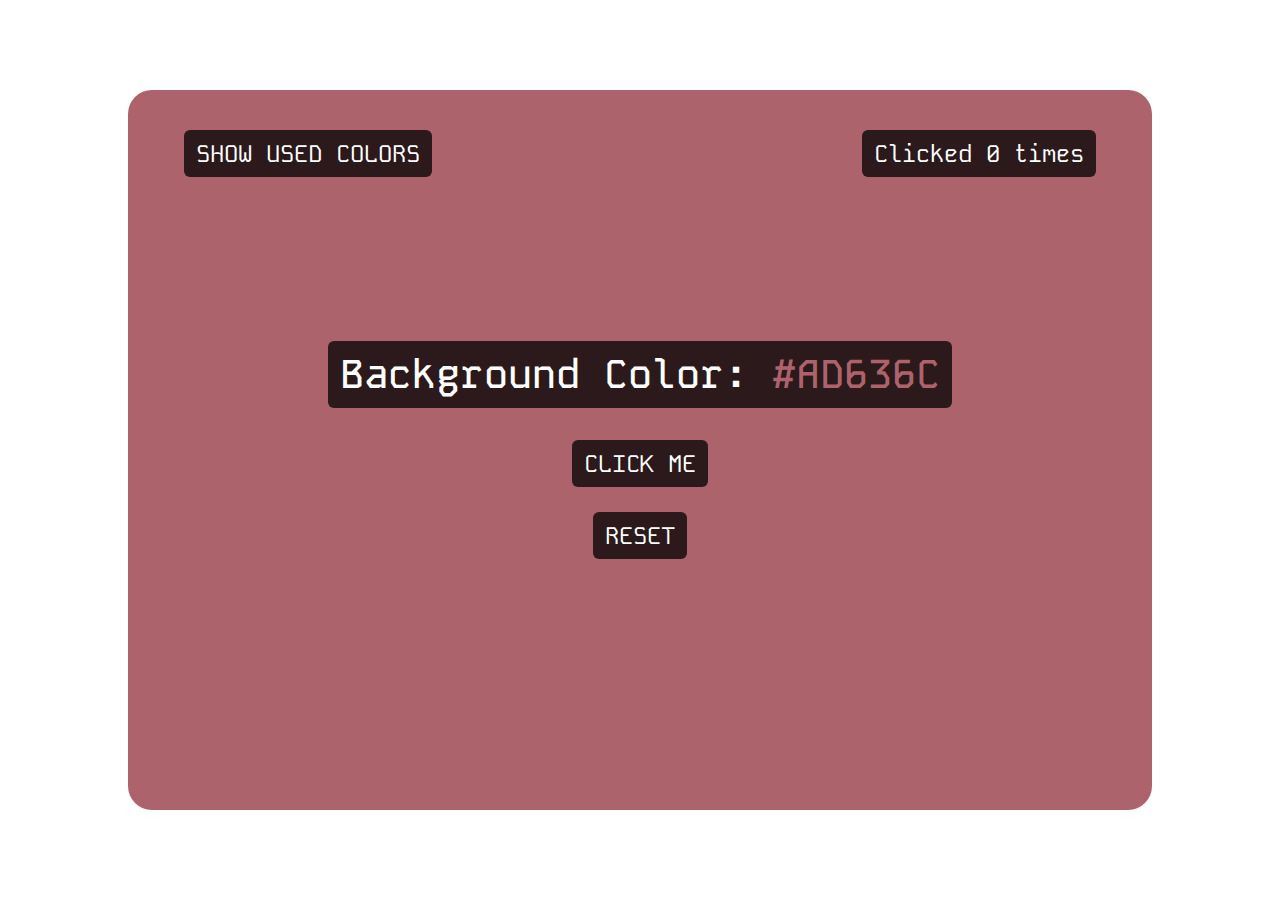
<file: color switcher/index.html>
<!DOCTYPE html>
<html lang="en">
  <head>
    <meta charset="UTF-8" />
    <meta name="viewport" content="width=device-width, initial-scale=1.0" />
    <title>Color Switcher</title>
    <link rel="stylesheet" href="style.css" />
    <link rel="preconnect" href="https://fonts.googleapis.com" />
    <link rel="preconnect" href="https://fonts.gstatic.com" crossorigin />
    <link
      href="https://fonts.googleapis.com/css2?family=Kode+Mono:wght@400..700&display=swap"
      rel="stylesheet"
    />
  </head>
  <body>
    <section class="color-switcher-container">
      <h2>Background Color: <span class="color-hexcode"> #AD636C </span></h2>
      <div class="change-color-buttons">
        <button class="click-me-button switch-color-buttons">CLICK ME</button>
      </div>
      <button class="reset-button switch-color-buttons">RESET</button>
      <button class="show-used-colors switch-color-buttons">
        SHOW USED COLORS
      </button>

      <p class="show-nr-of-clicks">
        Clicked <span class="show-click-count">0</span> times
      </p>
    </section>

    <script src="script.js"></script>
  </body>
</html>
</file>
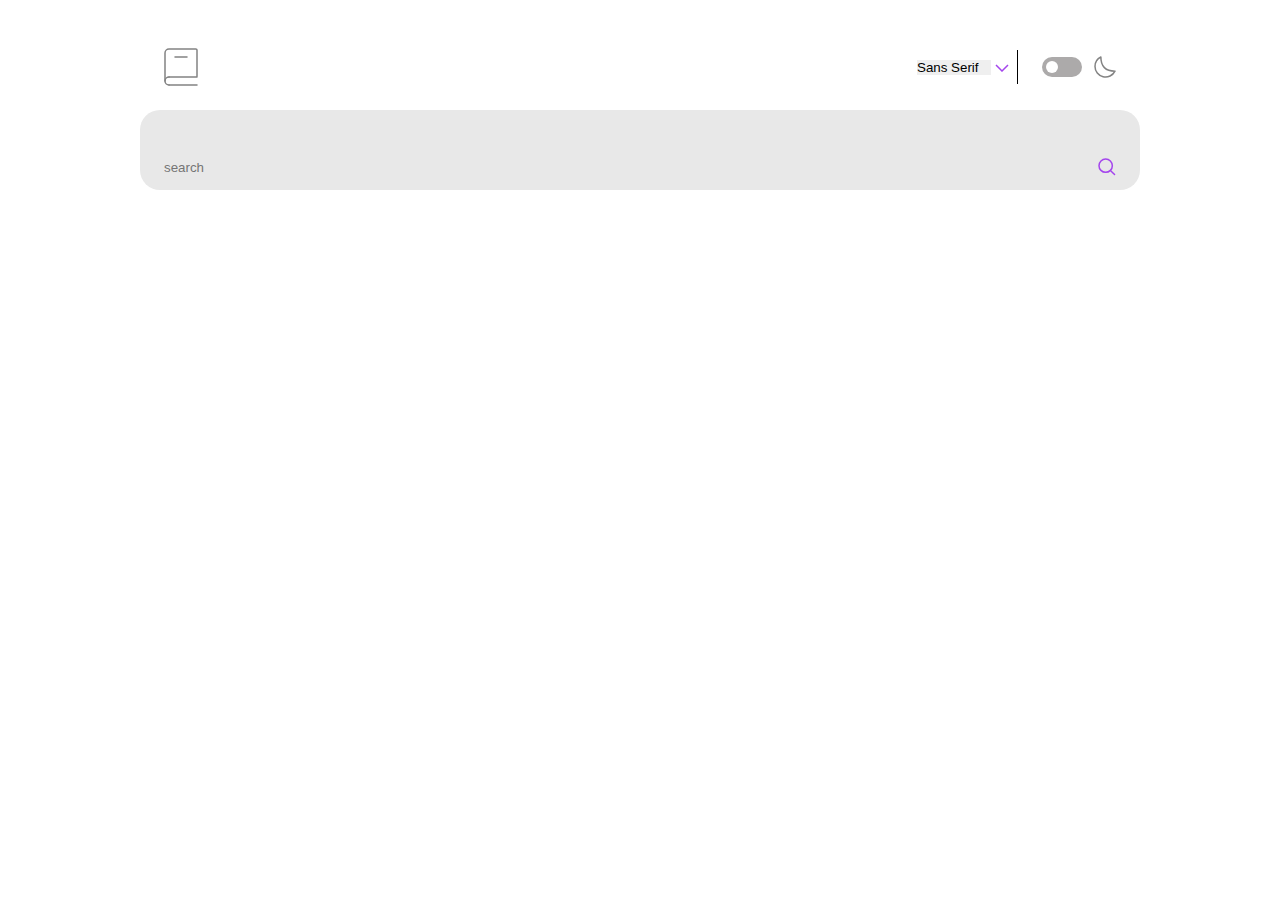
<file: dictionary-web-app/index.html>
<!DOCTYPE html>
<html lang="en">
  <head>
    <meta charset="UTF-8" />
    <meta name="viewport" content="width=device-width, initial-scale=1.0" />
    <title>Dictionary web app</title>
    <link rel="stylesheet" href="style.css" />
  </head>
  <body>
    <div class="head-bar-section pd">
      <img src="./assets/images/logo.svg" />
      <div class="change-buttons">
        <div class="select-fonts">
          <select>
            <option>Sans Serif</option>
          </select>
          <img src="./assets/images/icon-arrow-down.svg" />
        </div>
        <input type="checkbox" id="switch" class="theme-switcher" />
        <label for="switch">Toggle</label>
        <img src="./assets/images/icon-moon.svg" />
      </div>
    </div>
    <div class="search-bar-section pd">
      <input type="search" placeholder="search" class="search-bar-input" />
      <img src="./assets/images/icon-search.svg" />
    </div>
    <script src="script.js"></script>
  </body>
</html>
</file>
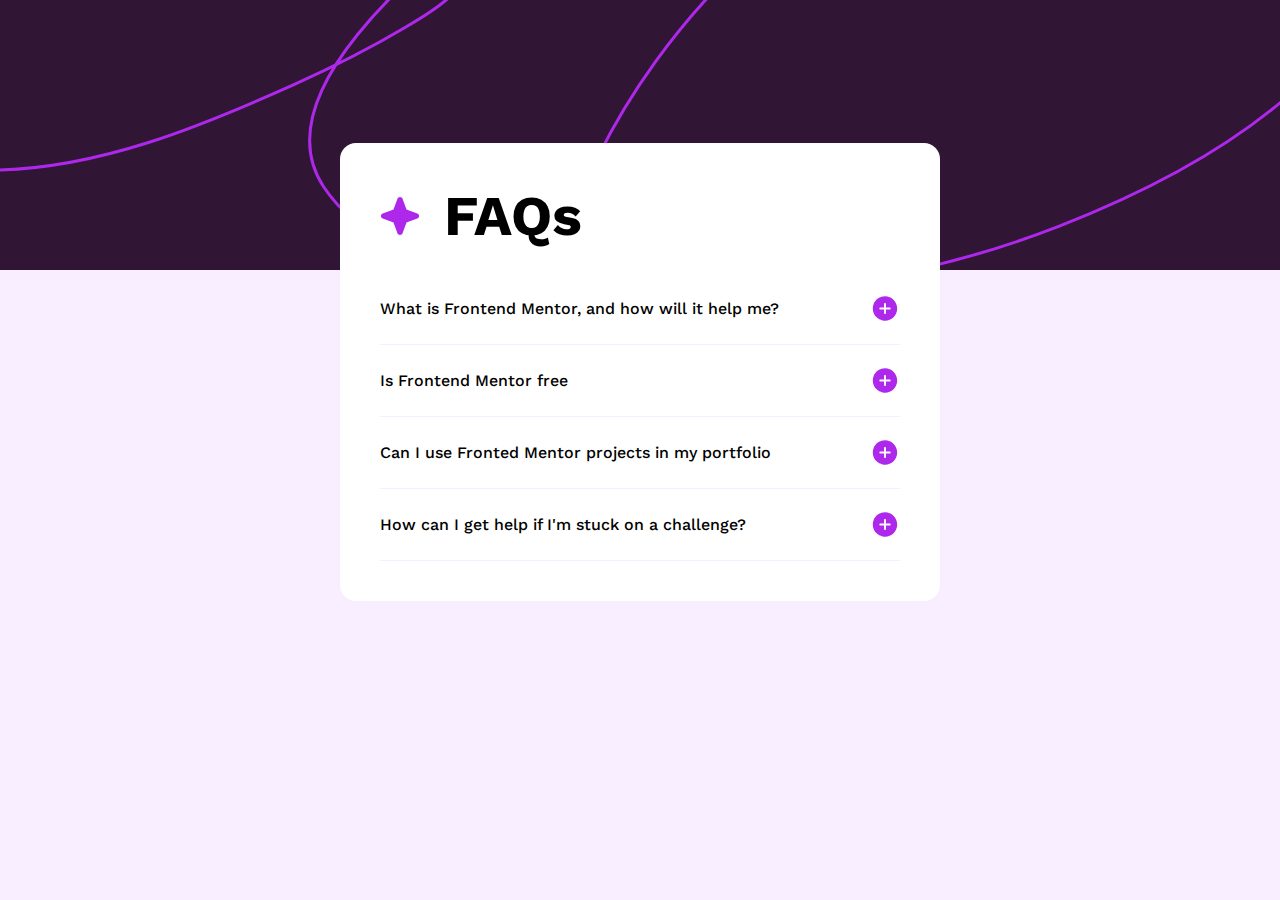
<file: faq-accordion/index.html>
<!DOCTYPE html>
<html lang="en">
  <head>
    <meta charset="UTF-8" />
    <meta name="viewport" content="width=device-width, initial-scale=1.0" />
    <link rel="preconnect" href="https://fonts.googleapis.com" />
    <link rel="preconnect" href="https://fonts.gstatic.com" crossorigin />
    <link
      href="https://fonts.googleapis.com/css2?family=Work+Sans:ital,wght@0,100..900;1,100..900&display=swap"
      rel="stylesheet"
    />
    <link rel="stylesheet" href="style.css" />
    <title>Faq Accordion</title>
  </head>
  <body>
    <div class="img-background-div"></div>
    <div class="background-div"></div>
    <div class="faq-container">
      <div class="faqs">
        <img src="./assets/Vector.svg" />
        <h1>FAQs</h1>
      </div>
      <div class="accordion-container">
        <button class="accordion-button">
          <span>What is Frontend Mentor, and how will it help me?</span>
          <img src="./assets/ph_plus-circle-fill.svg" />
        </button>
        <p class="accordion-text hide">
          Frontend Mentor offers realistic coding challenges to help developers
          improve their frontend coding skills with projects in HTML, CSS, and
          JavaScript. It’s suitable for all levels and ideal for portfolio
          building.
        </p>
      </div>
      <div class="accordion-container">
        <button class="accordion-button">
          <span>Is Frontend Mentor free</span>
          <img src="./assets/ph_plus-circle-fill.svg" />
        </button>
        <p class="accordion-text hide">
          Lorem ipsum dolor sit amet consectetur adipisicing elit. Quam, error.
        </p>
      </div>
      <div class="accordion-container">
        <button class="accordion-button">
          <span>Can I use Fronted Mentor projects in my portfolio</span>
          <img src="./assets/ph_plus-circle-fill.svg" />
        </button>
        <p class="accordion-text hide">
          Lorem ipsum dolor sit amet consectetur adipisicing elit. Quam, error.
        </p>
      </div>
      <div class="accordion-container">
        <button class="accordion-button">
          <span>How can I get help if I'm stuck on a challenge?</span>
          <img src="./assets/ph_plus-circle-fill.svg" />
        </button>
        <p class="accordion-text hide">
          Lorem ipsum dolor sit amet consectetur adipisicing elit. Quam, error.
        </p>
      </div>
    </div>
    <script src="script.js"></script>
  </body>
</html>
</file>
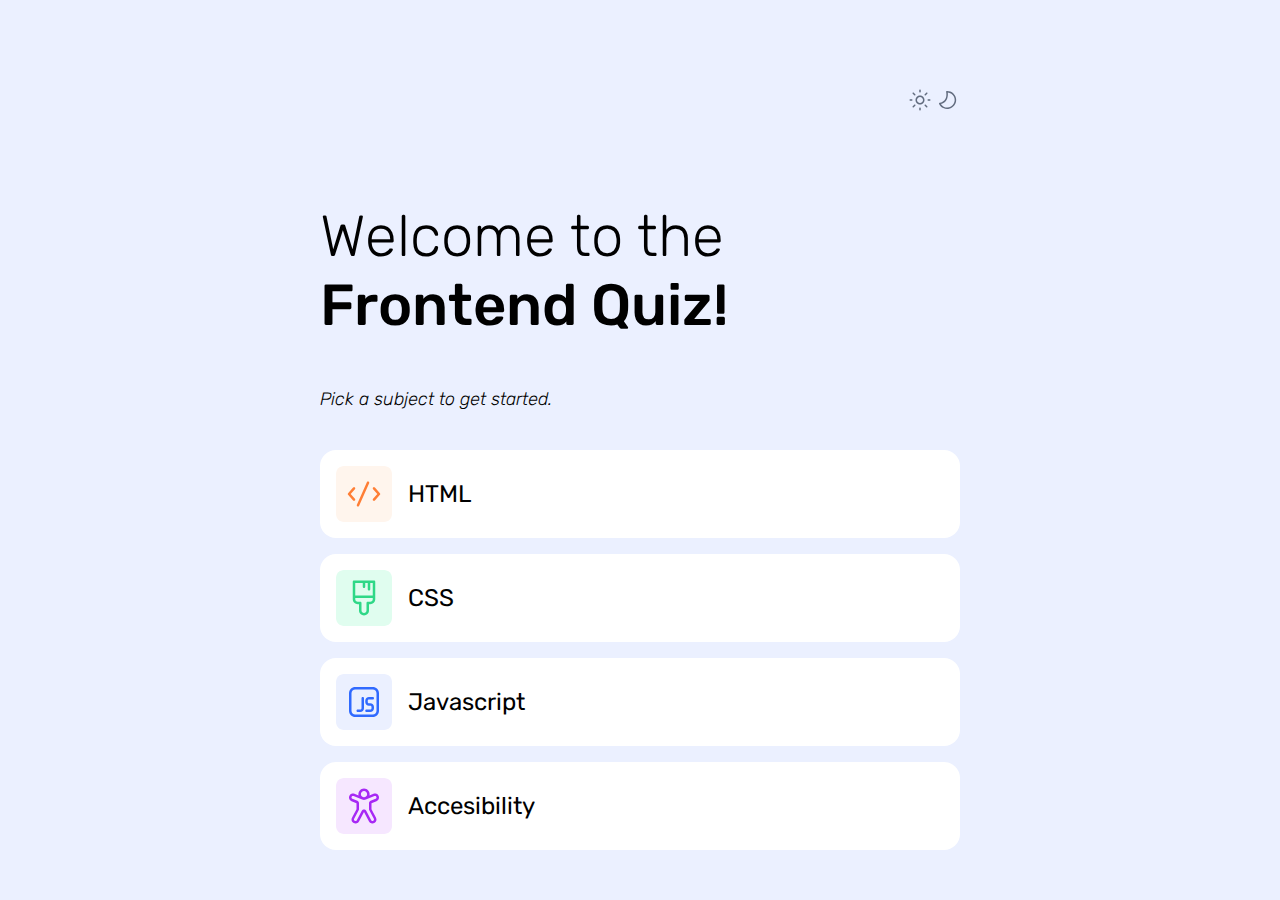
<file: Frontend Quiz app/index.html>
<!DOCTYPE html>
<html lang="en">
  <head>
    <meta charset="UTF-8" />
    <meta name="viewport" content="width=device-width, initial-scale=1.0" />
    <title>Frontend Quiz app</title>
    <link rel="stylesheet" href="style.css" />
    <link rel="preconnect" href="https://fonts.googleapis.com" />
    <link rel="preconnect" href="https://fonts.gstatic.com" crossorigin />
    <link
      href="https://fonts.googleapis.com/css2?family=Rubik:ital,wght@0,300..900;1,300..900&display=swap"
      rel="stylesheet"
    />
  </head>
  <body>
    <!-- ------------------ -->

    <header>
      <div class="selected-subject invisible">
        <img src="./assests/acces icon.svg" />
        <p class="selected-subject-name">Accesibility</p>
      </div>
      <div class="display-customize">
        <img src="./assests/fluent_weather-sunny-16-regular.svg" />
        <img src="./assests/fluent_weather-moon-16-regular.svg" />
      </div>
    </header>

    <!-- ------------- -->

    <div class="quiz-app-container">
      <div class="quiz-app-left-side">
        <p class="question-of-max hide">Question <span>0</span> of 10</p>
        <div class="quiz-app-title">
          <h1 class="fw300">Welcome to the</h1>
          <h1 class="fw500">Frontend Quiz!</h1>
        </div>
        <p class="question-text fw500 hide">
          Which of these color contrast ratios defines the minimum WCAG 2.1
          Level AA requirement for normal text?
        </p>
        <p class="subtitle-sugestion fw300">Pick a subject to get started.</p>
        <div class="progress-container hide">
          <div class="progress-bar"></div>
        </div>
      </div>
      <div class="quiz-app-right-side">
        <div class="quiz-subject">
          <div class="subject-category">
            <label class="answer-label hide">A</label>
            <img src="./assests/html icon.svg" class="" />
            <p>HTML</p>
          </div>
          <img
            src="./assests/fluent_checkmark-circle-16-regular.svg"
            class="hide"
          />
          <img
            src="./assests/fluent_dismiss-circle-16-regular.svg"
            class="hide"
          />
        </div>
        <div class="quiz-subject">
          <div class="subject-category">
            <label class="answer-label hide">B</label>
            <img src="./assests/css icon.svg" class="" />
            <p>CSS</p>
          </div>
          <img
            src="./assests/fluent_checkmark-circle-16-regular.svg"
            class="hide"
          />
          <img
            src="./assests/fluent_dismiss-circle-16-regular.svg"
            class="hide"
          />
        </div>
        <div class="quiz-subject">
          <div class="subject-category">
            <label class="answer-label hide">C</label>
            <img src="./assests/js icon.svg" class="" />
            <p>Javascript</p>
          </div>
          <img
            src="./assests/fluent_checkmark-circle-16-regular.svg"
            class="hide"
          />
          <img
            src="./assests/fluent_dismiss-circle-16-regular.svg"
            class="hide"
          />
        </div>
        <div class="quiz-subject">
          <div class="subject-category">
            <label class="answer-label hide">D</label>
            <img src="./assests/acces icon.svg" class="" />
            <p>Accesibility</p>
          </div>
          <img
            src="./assests/fluent_checkmark-circle-16-regular.svg"
            class="hide"
          />
          <img
            src="./assests/fluent_dismiss-circle-16-regular.svg"
            class="hide"
          />
        </div>
        <button type="button" class="submit-button submit-answer-btn hide">
          Submit Answer
        </button>
        <button type="button" class="submit-button next-question-btn hide">
          Next Question
        </button>
        <div class="no-answer-error hide">
          <img src="./assests/fluent_dismiss-circle-16-regular.svg" />
          <p class="">Please select an answer</p>
        </div>
      </div>
      <div class="show-score-container hide">
        <div class="show-score">
          <div class="selected-subject">
            <img src="./assests/acces icon.svg" />
            <p class="selected-subject-name">Accesibility</p>
          </div>
          <p class="score fw500">8</p>
          <p class="number-of-question fw500">out of 10</p>
        </div>
        <button class="submit-button play-again-button">Play Again</button>
      </div>
    </div>

    <!-- -------------- -->

    <script src="script.js"></script>
  </body>
</html>
</file>
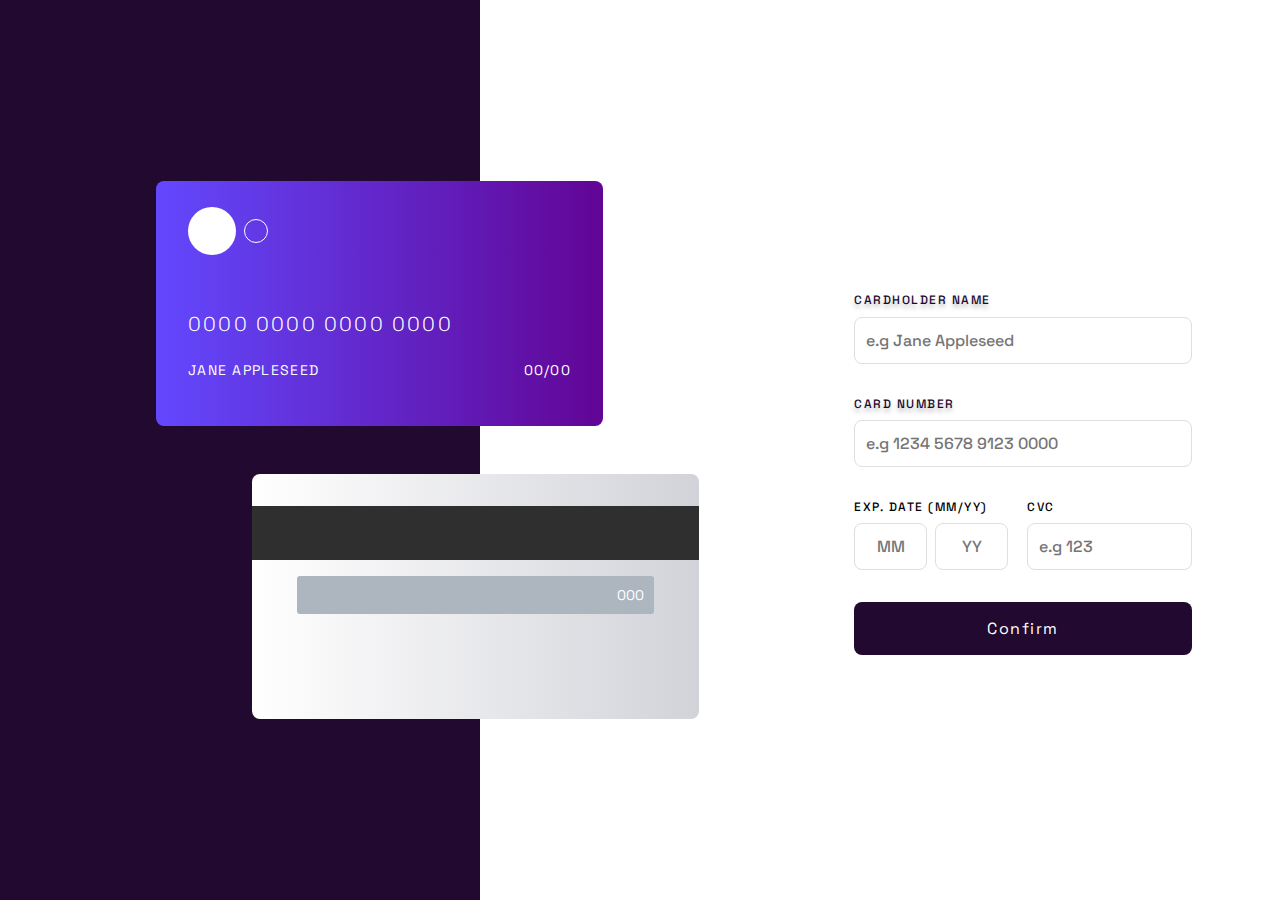
<file: interactive-card-details-form/index.html>
<!DOCTYPE html>
<html lang="en">
  <head>
    <meta charset="UTF-8" />
    <meta name="viewport" content="width=device-width, initial-scale=1.0" />
    <link rel="preconnect" href="https://fonts.googleapis.com" />
    <link rel="preconnect" href="https://fonts.gstatic.com" crossorigin />
    <link
      href="https://fonts.googleapis.com/css2?family=Space+Grotesk:wght@300..700&display=swap"
      rel="stylesheet"
    />
    <link rel="stylesheet" href="style.css" />
    <title>Interactive-card-details-form</title>
  </head>
  <body>
    <section class="interactive-card-container">
      <div class="front-and-back-side-card-container">
        <div class="front-and-back-side-card-images">
          <div class="back-side">
            <div class="back-side-black-rectangle"></div>
            <div class="back-side-cvc-number">000</div>
          </div>
          <div class="front-side">
            <div class="card-logo">
              <div class="big-circle"></div>
              <div class="small-circle"></div>
            </div>
            <div class="card-16-digit-number">0000 0000 0000 0000</div>
            <div class="card-owner-info">
              <div class="owner-name">JANE APPLESEED</div>
              <div class="card-expire-date">00/00</div>
            </div>
          </div>
        </div>
      </div>
      <form class="card-form">
        <div class="card-form-info">
          <div>
            <label for="name" class="std-input-label text-shadow"
              >CARDHOLDER NAME</label
            >
            <label class="name-imput-error"></label>
          </div>
          <input
            type="text"
            id="name"
            name="name"
            class="std-input card-name-input"
            placeholder="e.g Jane Appleseed"
          />
          <label class="std-input-label name-error label-error hide"
            >Can't be blank</label
          >
        </div>
        <div class="card-form-info">
          <label for="card-number" class="std-input-label text-shadow"
            >CARD NUMBER</label
          >
          <input
            type="text"
            id="card-number"
            name="card-number"
            class="std-input card-number-input"
            maxlength="19"
            placeholder="e.g 1234 5678 9123 0000"
          />
          <label
            class="std-input-label number-empty-label-error label-error hide"
            >Can't be blank</label
          >
          <label
            class="std-input-label number-format-label-error label-error hide"
            >Wrong format, only numbers</label
          >
        </div>
        <div class="card-form-info card-expire-date-and-cvc">
          <div class="card-info-MM-YY">
            <label class="std-input-label">EXP. DATE (MM/YY)</label>
            <div class="card-expire-date-inputs">
              <input
                type="number"
                id="card-expire-month"
                name="card-expire-month"
                class="std-input card-month-input"
                placeholder="MM"
              />
              <input
                type="text"
                id="card-expire-year"
                name="card-expire-year"
                class="std-input card-year-input"
                placeholder="YY"
              />
            </div>
            <label class="std-input-label exp-date-error label-error hide"
              >Can't be blank</label
            >
          </div>
          <div class="card-info-CVC">
            <label for="card-CVC" class="std-input-label">CVC</label>
            <input
              type="number"
              id="card-CVC"
              name="card-CVC"
              class="std-input card-cvc-input"
              placeholder="e.g 123"
            />
            <label class="std-input-label cvc-label-error label-error hide"
              >Can't be blank</label
            >
            <label
              class="std-input-label format-cvc-label-error label-error hide"
              >Must contain 3 digit number</label
            >
          </div>
        </div>
        <button type="submit" class="confirm-button">Confirm</button>
      </form>
      <div class="card-after-confirm-button hide">
        <img src="./assets/Oval.svg" />
        <h2>THANK YOU</h2>
        <p>We've added your card details</p>
        <button type="button" class="continue-button">Continue</button>
      </div>
    </section>
    <script src="script.js"></script>
  </body>
</html>
</file>
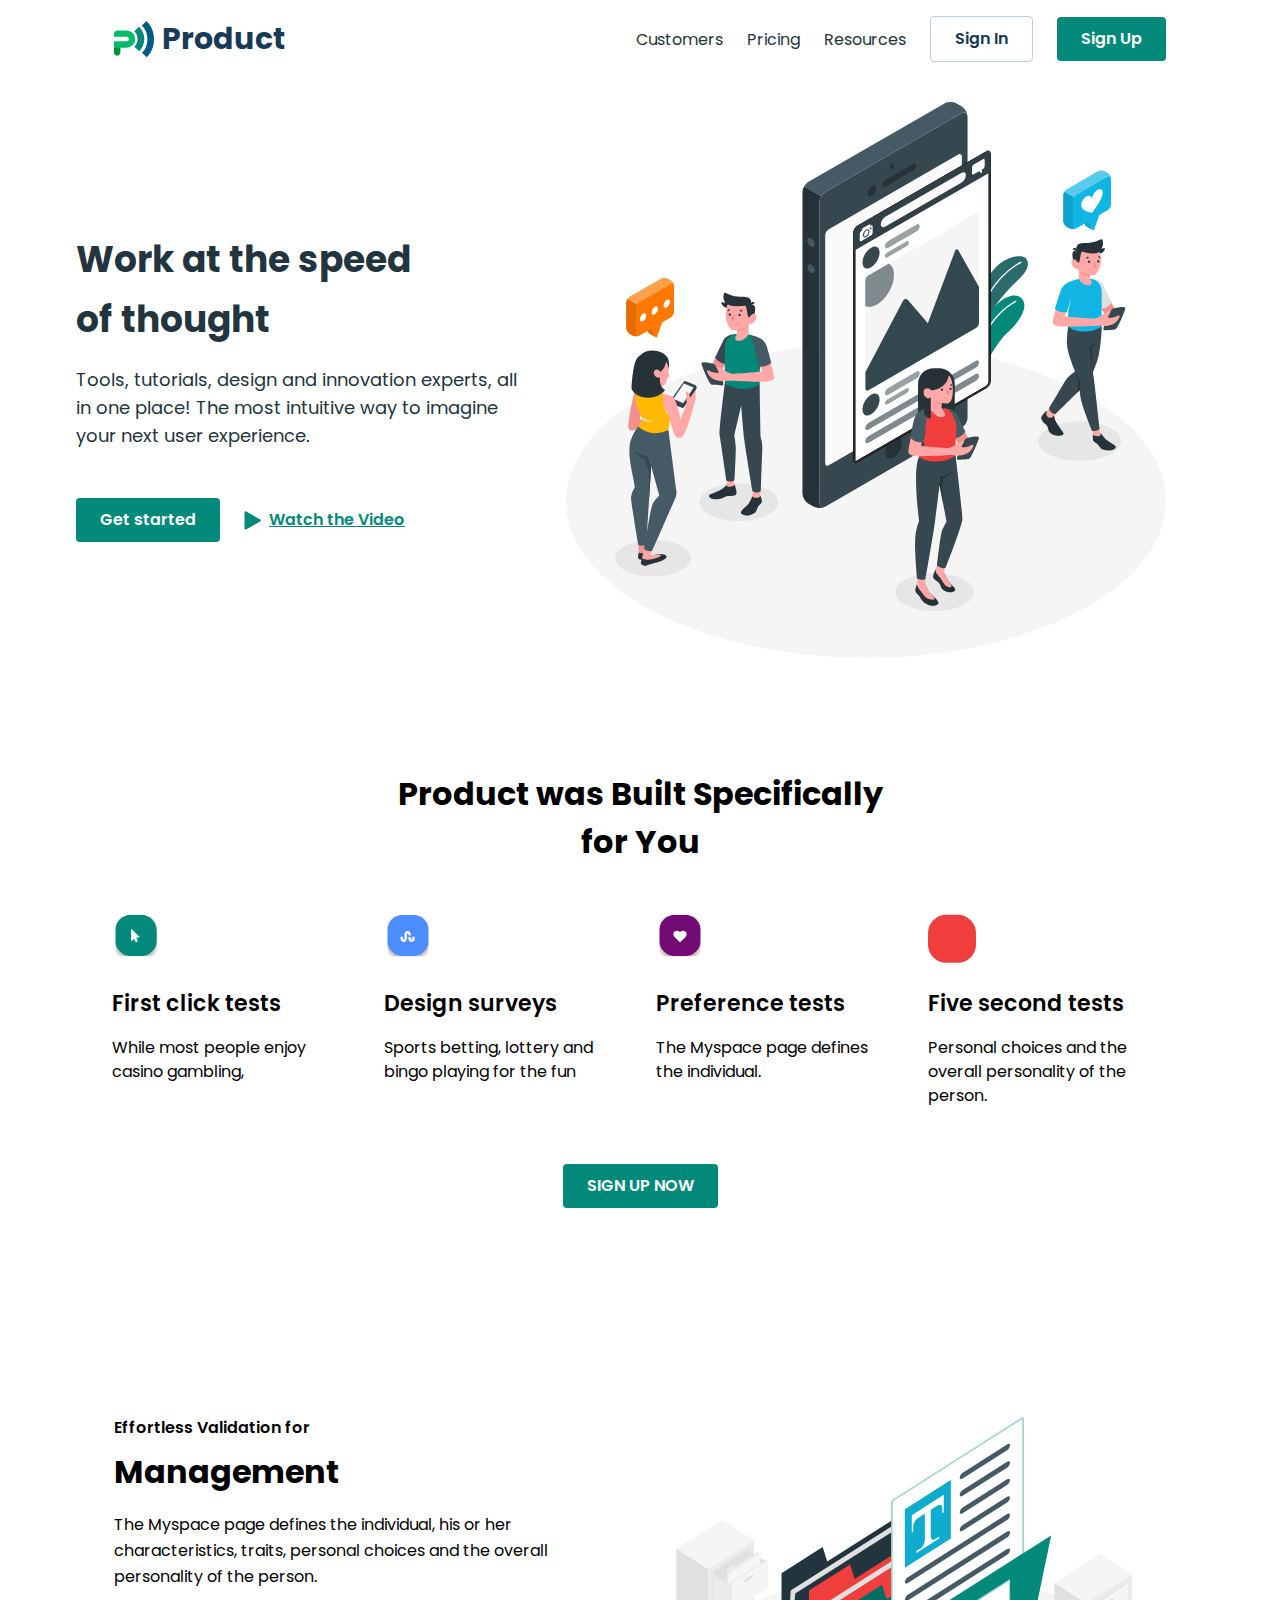
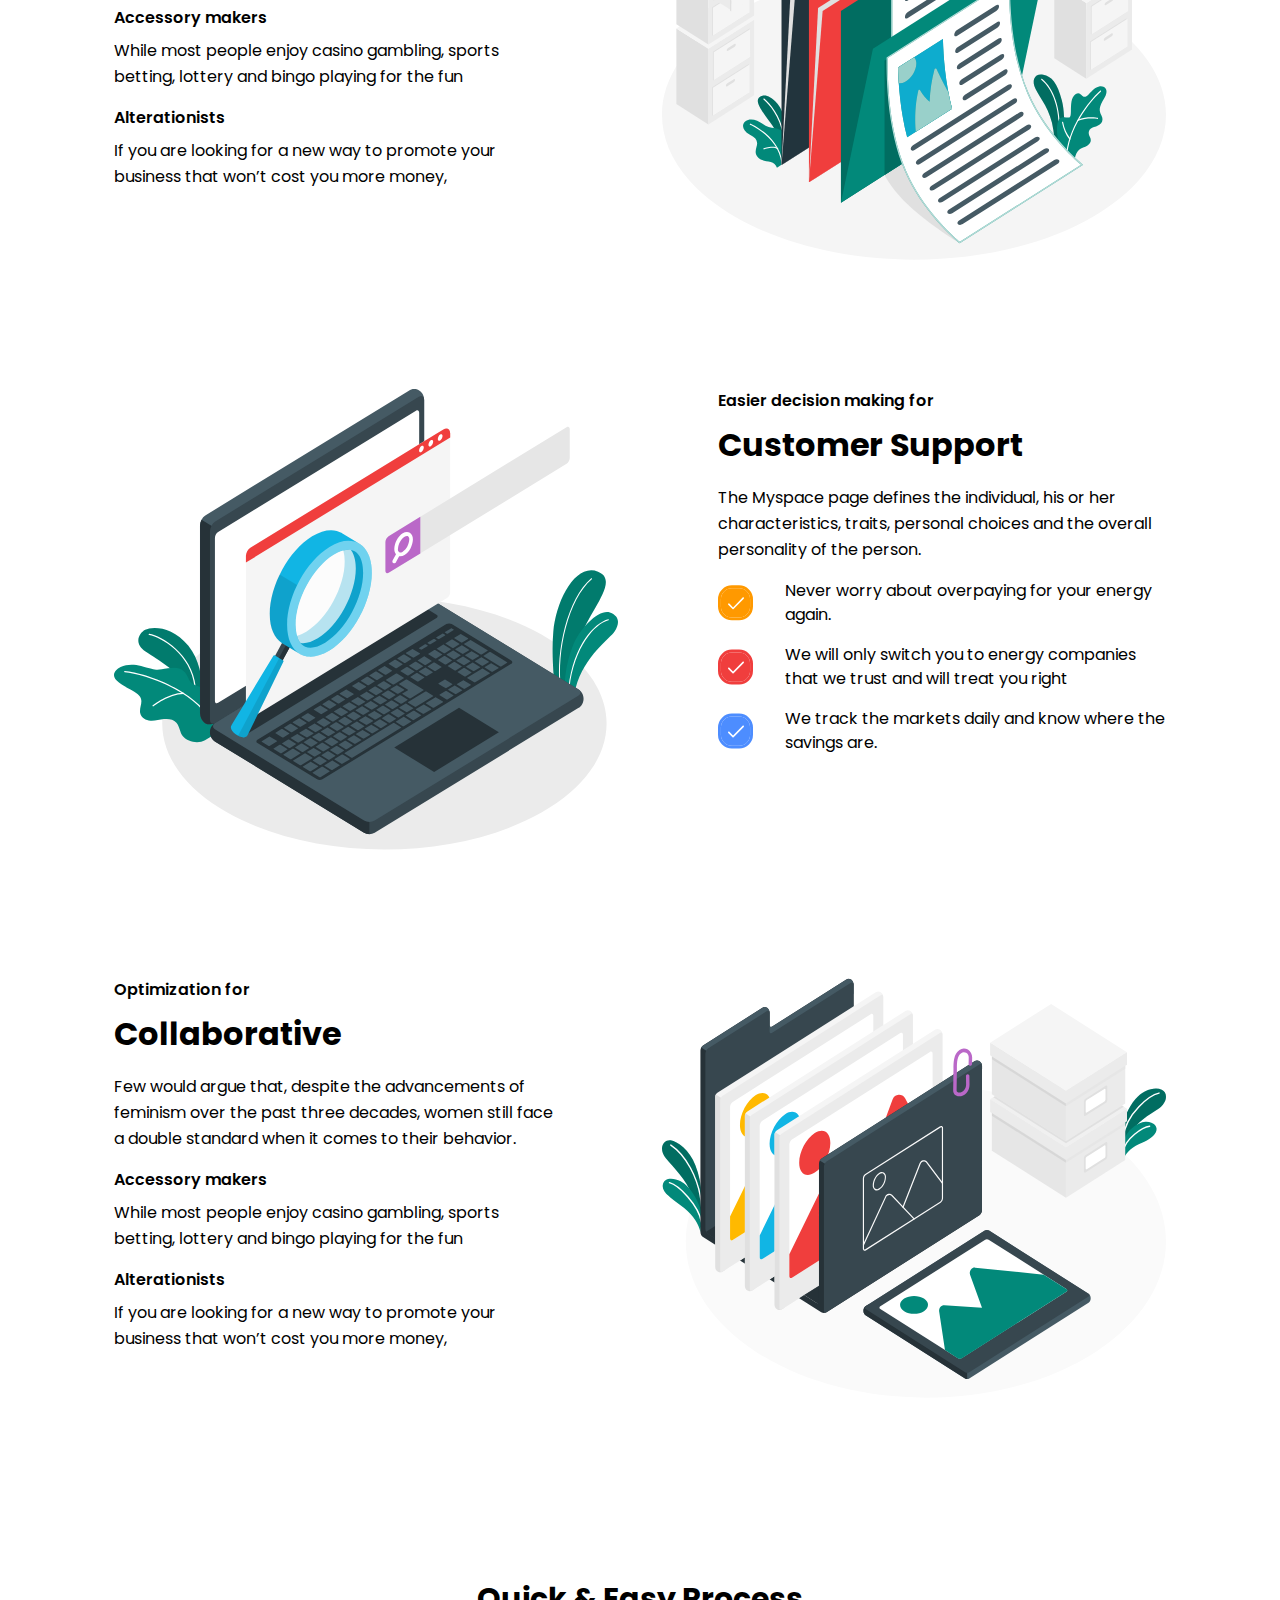
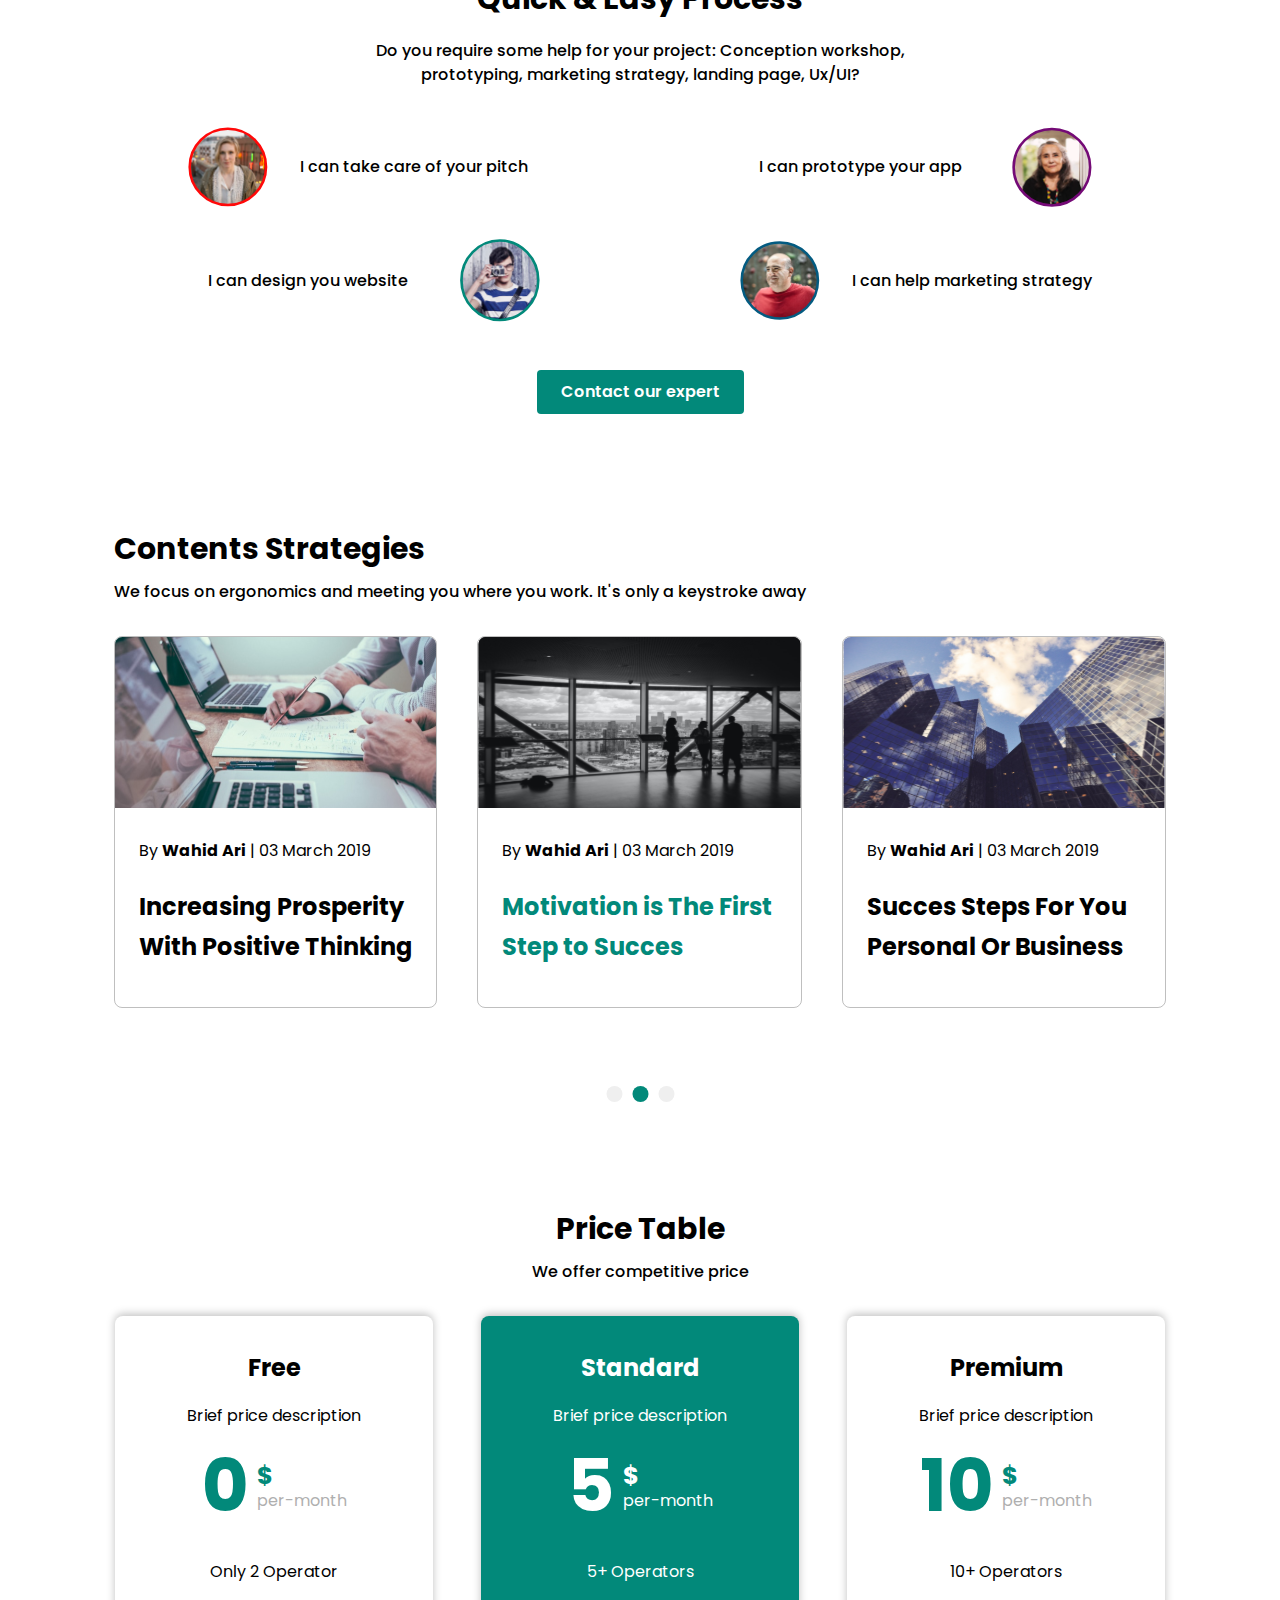
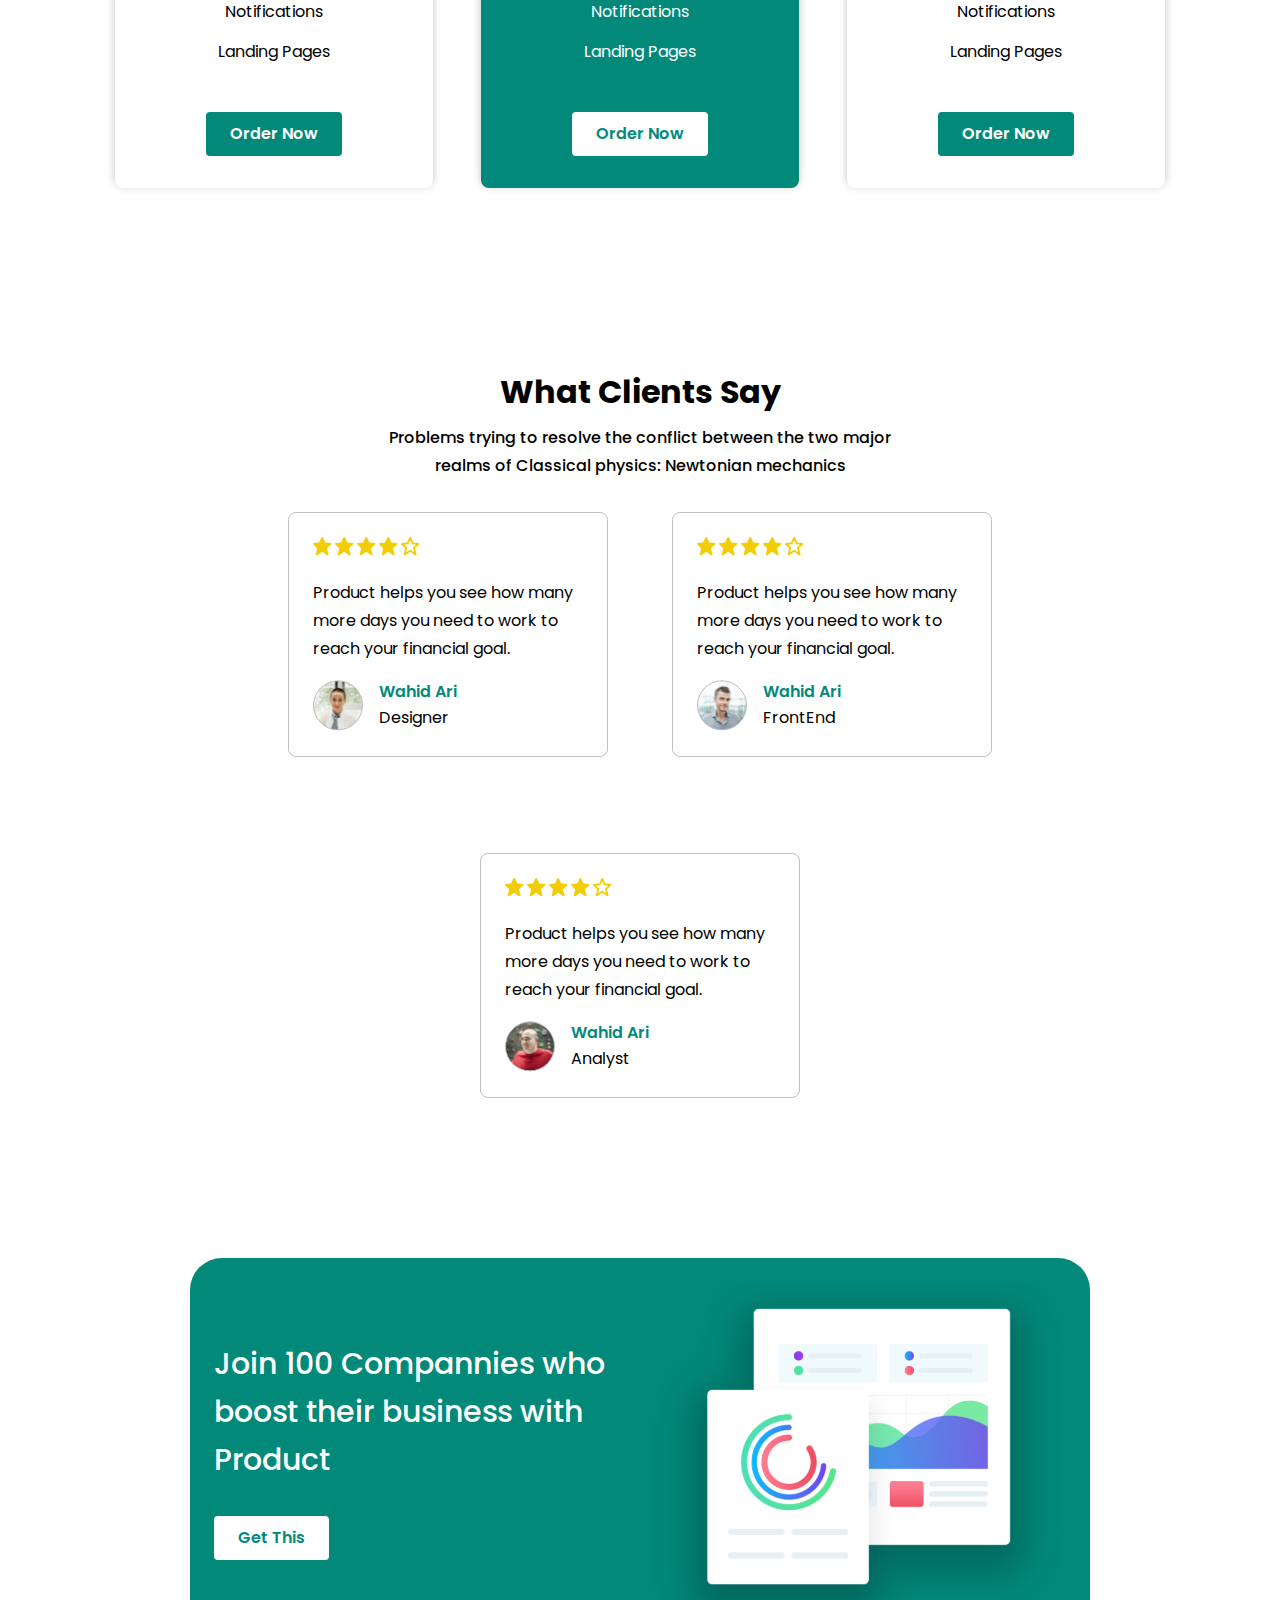
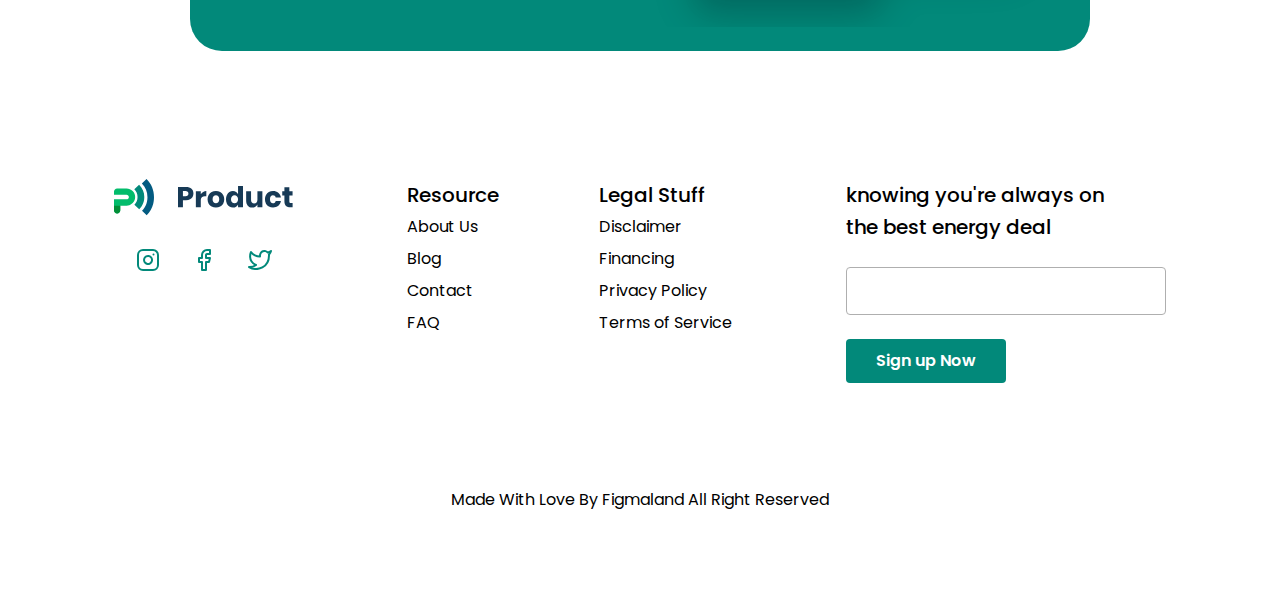
<file: landing-page/index.html>
<!DOCTYPE html>
<html lang="en">
  <head>
    <meta charset="UTF-8" />
    <meta name="viewport" content="width=device-width, initial-scale=1.0" />
    <title>Landing page</title>
    <link rel="stylesheet" href="style.css" />
    <link rel="preconnect" href="https://fonts.googleapis.com" />
    <link rel="preconnect" href="https://fonts.gstatic.com" crossorigin />
    <link
      href="https://fonts.googleapis.com/css2?family=Poppins:ital,wght@0,100;0,200;0,300;0,400;0,500;0,600;0,700;0,800;0,900;1,100;1,200;1,300;1,400;1,500;1,600;1,700;1,800;1,900&display=swap"
      rel="stylesheet"
    />
  </head>
  <body>
    <!-- Navbar -->
    <nav class="section-container">
      <div class="navbar-logo-container">
        <img src="./assets/header-img/logo.svg" />
        <h3>Product</h3>
      </div>
      <div class="navbar-right-side">
        <ul>
          <li><a href="customers.html">Customers</a></li>
          <li><a href="#pricing-section">Pricing</a></li>
          <li><a href="#content-strategies-section">Resources</a></li>
        </ul>
        <button class="button-outlined">Sign In</button>
        <button class="button-contained">Sign Up</button>
      </div>
      <img
        class="hamburger-menu"
        src="./assets/header-img/hamburger-menu.svg"
      />
    </nav>

    <!-- Header -->
    <header class="section-container">
      <img class="header-image" src="./assets/header-img/header-image.svg" />
      <div class="abc">
        <h1 class="header-title">Work at the speed of thought</h1>
        <p class="header-description">
          Tools, tutorials, design and innovation experts, all in one place! The
          most intuitive way to imagine your next user experience.
        </p>
        <div class="header-buttons">
          <button class="button-contained">Get started</button>
          <a href="https://youtube.com/" class="watch-video">
            <img src="./assets/header-img/play-icon.svg" />Watch the Video
          </a>
        </div>
      </div>
    </header>

    <!-- Main -->
    <main>
      <section class="first-section section-container">
        <h2>Product was Built Specifically for You</h2>
        <div class="first-section-container">
          <div class="first-section-box">
            <img src="./assets/header-img/click.svg" />
            <h3>First click tests</h3>
            <p>While most people enjoy casino gambling,</p>
          </div>
          <div class="first-section-box">
            <img src="./assets/header-img/design.svg" />
            <h3>Design surveys</h3>
            <p>Sports betting, lottery and bingo playing for the fun</p>
          </div>
          <div class="first-section-box">
            <img src="./assets/header-img/preference.svg" />
            <h3>Preference tests</h3>
            <p>The Myspace page defines the individual.</p>
          </div>
          <div class="first-section-box">
            <img src="./assets/header-img/five-seconds.svg" />
            <h3>Five second tests</h3>
            <p>Personal choices and the overall personality of the person.</p>
          </div>
        </div>
        <button class="button-contained button-contained-first-section">
          SIGN UP NOW
        </button>

        <!-- Second section -->
      </section>
      <section class="second-section section-container">
        <div class="second-section-box">
          <img src="./assets/main-img/management.svg" />
          <div class="second-section-under-img">
            <h4>Effortless Validation for</h4>
            <h2>Management</h2>
            <p>
              The Myspace page defines the individual, his or her
              characteristics, traits, personal choices and the overall
              personality of the person.
            </p>
            <h4>Accessory makers</h4>
            <p>
              While most people enjoy casino gambling, sports betting, lottery
              and bingo playing for the fun
            </p>
            <h4>Alterationists</h4>
            <p>
              If you are looking for a new way to promote your business that
              won’t cost you more money,
            </p>
          </div>
        </div>
        <div class="second-section-box reverse-box">
          <img src="./assets/main-img/customer-support.svg" />
          <div class="second-section-under-img">
            <h4>Easier decision making for</h4>
            <h2>Customer Support</h2>
            <p>
              The Myspace page defines the individual, his or her
              characteristics, traits, personal choices and the overall
              personality of the person.
            </p>
            <div class="second-section-box-list">
              <img src="./assets/main-img/orange.svg" />
              <p>Never worry about overpaying for your energy again.</p>
            </div>
            <div class="second-section-box-list">
              <img src="./assets/main-img/red.svg" />
              <p>
                We will only switch you to energy companies that we trust and
                will treat you right
              </p>
            </div>
            <div class="second-section-box-list">
              <img src="./assets/main-img/blue.svg" />
              <p>We track the markets daily and know where the savings are.</p>
            </div>
          </div>
        </div>
        <div class="second-section-box">
          <img src="./assets/main-img/collaborative.svg" />
          <div class="second-section-under-img">
            <h4>Optimization for</h4>
            <h2>Collaborative</h2>
            <p>
              Few would argue that, despite the advancements of feminism over
              the past three decades, women still face a double standard when it
              comes to their behavior.
            </p>
            <h4>Accessory makers</h4>
            <p>
              While most people enjoy casino gambling, sports betting, lottery
              and bingo playing for the fun
            </p>
            <h4>Alterationists</h4>
            <p>
              If you are looking for a new way to promote your business that
              won’t cost you more money,
            </p>
          </div>
        </div>
      </section>

      <!-- Third Section -->

      <section>
        <div class="third-section section-container">
          <h2>Quick & Easy Process</h2>
          <p>
            Do you require some help for your project: Conception workshop,
            prototyping, marketing strategy, landing page, Ux/UI?
          </p>
          <div class="third-section-professionals-box">
            <div class="third-section-professionals young-girl">
              <img src="./assets/main-img/young-girl.svg" />
              <p class="align-left">I can take care of your pitch</p>
            </div>
            <div class="third-section-professionals reverse young-boy">
              <img src="./assets/main-img/young-boy.svg" />
              <p>I can design you website</p>
            </div>
            <div class="third-section-professionals old-man">
              <img src="./assets/main-img/old-man.svg" />
              <p>I can help marketing strategy</p>
            </div>
            <div class="third-section-professionals reverse old-lady">
              <img src="./assets/main-img/old-lady.svg" />
              <p>I can prototype your app</p>
            </div>
          </div>
          <button class="button-contained">Contact our expert</button>
        </div>
      </section>

      <!-- Contents Strategies section -->
      <section>
        <div class="section-container section-contents-strategies">
          <h2>Contents Strategies</h2>
          <p>
            We focus on ergonomics and meeting you where you work. It's only a
            keystroke away
          </p>
          <div class="strategies-container">
            <div class="strategies">
              <img src="./assets/main-img/prosperity.svg" />
              <div>
                <p>By <span>Wahid Ari</span> | 03 March 2019</p>
                <h3>
                  Increasing Prosperity <br />
                  With Positive Thinking
                </h3>
              </div>
            </div>
            <div class="strategies">
              <img src="./assets/main-img/motivation.svg" />
              <div>
                <p>By <span>Wahid Ari</span> | 03 March 2019</p>
                <h3 class="green">
                  Motivation is The First <br />
                  Step to Succes
                </h3>
              </div>
            </div>
            <div class="strategies">
              <img src="./assets/main-img/succes.svg" class="succes-img" />
              <div>
                <p>By <span>Wahid Ari</span> | 03 March 2019</p>
                <h3>
                  Succes Steps For You <br />
                  Personal Or Business
                </h3>
              </div>
            </div>
          </div>
        </div>
      </section>

      <!--  Three colored points -->

      <img src="./assets/main-img/carosolt.svg" class="three-colored-points" />

      <!--Price Table Section  -->

      <section>
        <div class="price-table-section section-container">
          <h2>Price Table</h2>
          <p>We offer competitive price</p>
          <div class="price-tables">
            <div class="price-table">
              <h3>Free</h3>
              <p>Brief price description</p>
              <div class="price">
                <p>0</p>
                <div class="per-month">
                  <p>$</p>
                  <p>per-month</p>
                </div>
              </div>
              <div class="price-table-describe tc">
                <p>Only 2 Operator</p>
                <p>Notifications</p>
                <p>Landing Pages</p>
              </div>
              <button class="button-contained">Order Now</button>
            </div>
            <div class="price-table green-table">
              <h3>Standard</h3>
              <p>Brief price description</p>
              <div class="price white">
                <p class="price-value">5</p>
                <div class="per-month">
                  <p>$</p>
                  <p>per-month</p>
                </div>
              </div>
              <div class="price-table-describe tc">
                <p>5+ Operators</p>
                <p>Notifications</p>
                <p>Landing Pages</p>
              </div>
              <button class="button-contained white-background">
                Order Now
              </button>
            </div>
            <div class="price-table">
              <h3>Premium</h3>
              <p>Brief price description</p>
              <div class="price">
                <p>10</p>
                <div class="per-month">
                  <p>$</p>
                  <p>per-month</p>
                </div>
              </div>
              <div class="price-table-describe tc">
                <p>10+ Operators</p>
                <p>Notifications</p>
                <p>Landing Pages</p>
              </div>
              <button class="button-contained">Order Now</button>
            </div>
          </div>
        </div>
      </section>

      <!-- What clients say -->
      <section class="section-container what-clients-say-section">
        <h2 class="fw700 fs32 tc">What Clients Say</h2>
        <p class="tc fs16 lh fw500 under-title">
          Problems trying to resolve the conflict between the two major realms
          of Classical physics: Newtonian mechanics
        </p>

        <div class="what-clients-say">
          <div class="client">
            <img src="./assets/main-img/Group 204.svg " />
            <p class="fs lh fw400 client-describe">
              Product helps you see how many more days you need to work to reach
              your financial goal.
            </p>
            <div class="client-profile">
              <img src="./assets/main-img/Designer.svg" />
              <div class="client-name-and-job">
                <p class="client-name">Wahid Ari</p>
                <p class="fs16 lh fw400">Designer</p>
              </div>
            </div>
          </div>

          <div class="client">
            <img src="./assets/main-img/Group 204.svg " />
            <p class="fs16 lh fw400 client-describe">
              Product helps you see how many more days you need to work to reach
              your financial goal.
            </p>
            <div class="client-profile">
              <img src="./assets/main-img/FrontEnd.svg" />
              <div class="client-name-and-job">
                <p class="client-name">Wahid Ari</p>
                <p class="fs16 lh fw400">FrontEnd</p>
              </div>
            </div>
          </div>

          <div class="client">
            <img src="./assets/main-img/Group 204.svg " />
            <p class="fs16 lh fw400 client-describe">
              Product helps you see how many more days you need to work to reach
              your financial goal.
            </p>
            <div class="client-profile">
              <img src="./assets/main-img/Analys.svg" />
              <div class="client-name-and-job">
                <p class="client-name">Wahid Ari</p>
                <p class="fs16 lh fw400">Analyst</p>
              </div>
            </div>
          </div>
        </div>
      </section>

      <!-- Big GREEN BOX -->

      <section class="section-container">
        <div class="big-green-box">
          <div class="paragraph-and-button">
            <h3 class="fw500 white tc">
              Join 100 Compannies who boost their business with Product
            </h3>
            <button class="button-contained green white-button">
              Get This
            </button>
          </div>
          <img src="./assets/main-img/Get-this-image.svg" />
        </div>
      </section>
    </main>

    <!-- Footer -->
    <footer>
      <div class="section-container footer-container">
        <div class="logo-and-social-media footer-divisions">
          <div class="footer-logo">
            <img src="./assets/header-img/logo.svg" />
            <img src="./assets/footer-img/Productly.svg" />
          </div>
          <div class="social-media">
            <img src="./assets/footer-img/instagram.svg" />
            <img src="./assets/footer-img/facebook.svg" />
            <img src="./assets/footer-img/Vector.svg" />
          </div>
        </div>
        <div class="footer-contain">
          <div class="footer-divisions">
            <h4 class="fw500">Resource</h4>
            <p>About Us</p>
            <p>Blog</p>
            <p>Contact</p>
            <p>FAQ</p>
          </div>
          <div class="footer-divisions">
            <h4 class="fw500">Legal Stuff</h4>
            <p>Disclaimer</p>
            <p>Financing</p>
            <p>Privacy Policy</p>
            <p>Terms of Service</p>
          </div>
        </div>
        <div class="input-footer footer-divisions">
          <h4 class="fw500">knowing you're always on the best energy deal</h4>
          <input />
          <button class="button-contained footer-button">Sign up Now</button>
        </div>
      </div>
      <p class="footer-last-paragraph">
        Made With Love By Figmaland All Right Reserved
      </p>
    </footer>
  </body>
</html>
</file>
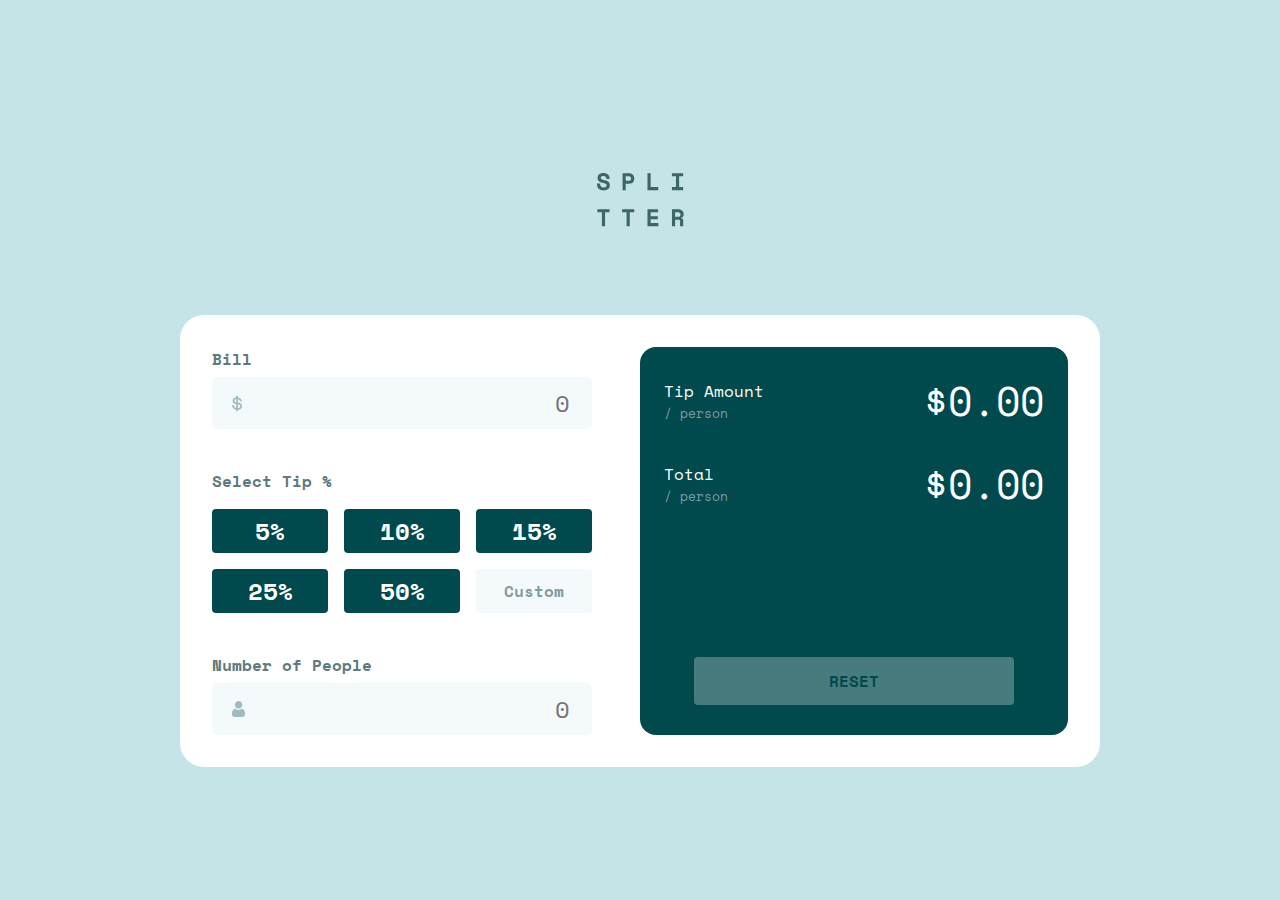
<file: tip-calculator/index.html>
<!DOCTYPE html>
<html lang="en">
  <head>
    <meta charset="UTF-8" />
    <meta name="viewport" content="width=device-width, initial-scale=1.0" />
    <title>Split-calculator</title>
    <link rel="stylesheet" href="style.css" />
    <link rel="preconnect" href="https://fonts.googleapis.com" />
    <link rel="preconnect" href="https://fonts.gstatic.com" crossorigin />
    <link
      href="https://fonts.googleapis.com/css2?family=Space+Mono:ital,wght@0,400;0,700;1,400;1,700&display=swap"
      rel="stylesheet"
    />
  </head>
  <body>
    <section class="tip-calculator-section">
      <img class="logo" src="./assets/SPLITTER.svg" />
      <div class="tip-calculator">
        <div class="tip-calculator-functional-side">
          <form class="tip-calculator-form">
            <div class="show-error">
              <label class="standard-label" for="amount">Bill</label>
              <p class="bill-amount-error error-message">
                Amount must be greater than 0
              </p>
            </div>
            <div class="edit-input-container">
              <img class="dollar-img" src="./assets/$.svg" />
              <input
                id="amount"
                type="number"
                class="standard-input standard-input-first"
                placeholder="0"
                name="amount"
                step="0.01"
              />
            </div>

            <div class="select-tip-container">
              <label class="standard-label" for="tip">Select Tip %</label>
              <div class="tip-calculator-percent-buttons">
                <button type="submit" class="percent-button">5%</button>
                <button type="submit" class="percent-button">10%</button>
                <button type="submit" class="percent-button">15%</button>
                <button type="submit" class="percent-button">25%</button>
                <button type="submit" class="percent-button">50%</button>
                <input
                  type="number"
                  class="custom-button"
                  name="custom-percent"
                  placeholder="Custom"
                  readonly="true"
                />
              </div>

              <div class="show-error">
                <label class="standard-label" for="number-of-people"
                  >Number of People</label
                >
                <p class="num-of-people-error error-message">Can't be zero</p>
              </div>
              <div class="input-container">
                <img class="people-img" src="./assets/People.svg" />
                <input
                  type="number"
                  id="nr-of-people"
                  class="standard-input standard-input-second"
                  name="number-of-people"
                  placeholder="0"
                />
              </div>
             <div class="access-buttons">
              <div>
                <button type="button" class="access-history-btn hide-element">
                  <img src="./assets/history.svg" />
                </button>
              </div>
              <div>
                <button type="button" class="access-stats-btn hide-element">
                  <img src="./assets/bar-chart.svg" />
                </button>
              </div>
             </div>
            </div>
          </form>
        </div>
        <div class="tip-calculator-results-side">
          <div class="bill-split-results">
            <div class="results-label">
              <p>Tip Amount</p>
              <p>/ person</p>
            </div>
            <p class="tip-amount-result">$0.00</p>
          </div>
          <div class="bill-split-results">
            <div class="results-label">
              <p>Total</p>
              <p>/ person</p>
            </div>
            <p class="total-result">$0.00</p>
          </div>

          <button
            type="button"
            disabled="true"
            class="reset-button reset-button-disabled"
          >
            RESET
          </button>
        </div>
      </div>
      <!-- ----------Bill's tip history------------ -->

      <div class="bills-tip-history hide-element">
        <table class="history-table">
          <thead>
            <tr class="table-row-0" id="23">
              <th>Bill</th>
              <th>Tip %</th>
              <th>No. People</th>
              <th>Date</th>
              <th>Delete</th>
              <th>Edit</th>
            </tr>
          </thead>
          <tbody class="table-body"></tbody>
        </table>
      </div>

      <!-- ---------------Bill's stats cards--------------- -->
      <div class="bill-statistics hide-element">
        <div class="statistics">
          <p class="average-bill-value">0.00$</p>
          <h3>Average Bill</h3>
        </div>
        <div class="statistics">
          <p class="average-tip-value">0</p>
          <h3>Average Tip</h3>
        </div>
        <div class="statistics">
          <p class="most-expensive-value">0.00$</p>
          <h3>The most expensive</h3>
        </div>
      </div>
    </section>

   

    <!-- ----------------EDIT History------------------- -->

    <section class="edit-history-section hide-element">
      <img class="logo" src="./assets/SPLITTER.svg" />
      <div class="edit-container">
        <div class="tip-calculator-functional-side">
          <form class="tip-calculator-form">
            <div>
              <label class="standard-label" for="amount">Edit Bill</label>
            </div>
            <div class="edit-input-container">
              <img class="dollar-img" src="./assets/$.svg" />
              <input
                id="amount"
                type="number"
                class="standard-edit-input edit-bill"
                name="amount"
                step="0.01"
              />
            </div>

            <div class="select-tip-container">
              <label class="standard-label" for="tip">Edit Tip %</label>

              <input
                type="number"
                class="tip-edit-input"
                name="custom-percent"
              />

              <div>
                <label class="standard-label" for="number-of-people"
                  >Edit Number of People</label
                >
              </div>
              <div class="edit-input-container">
                <img class="people-img" src="./assets/People.svg" />
                <input
                  type="number"
                  id="nr-of-people"
                  class="standard-edit-input edit-number-of-people"
                  name="number-of-people"
                />
              </div>
            </div>
          </form>
        </div>
        
          <button
            type="button"
            disabled="true"
            class="save-button save-button-disabled"
          >
            SAVE
          </button>
        </div>
      </div>
    </section>
    <script src="script.js"></script>
  </body>
</html>
</file>
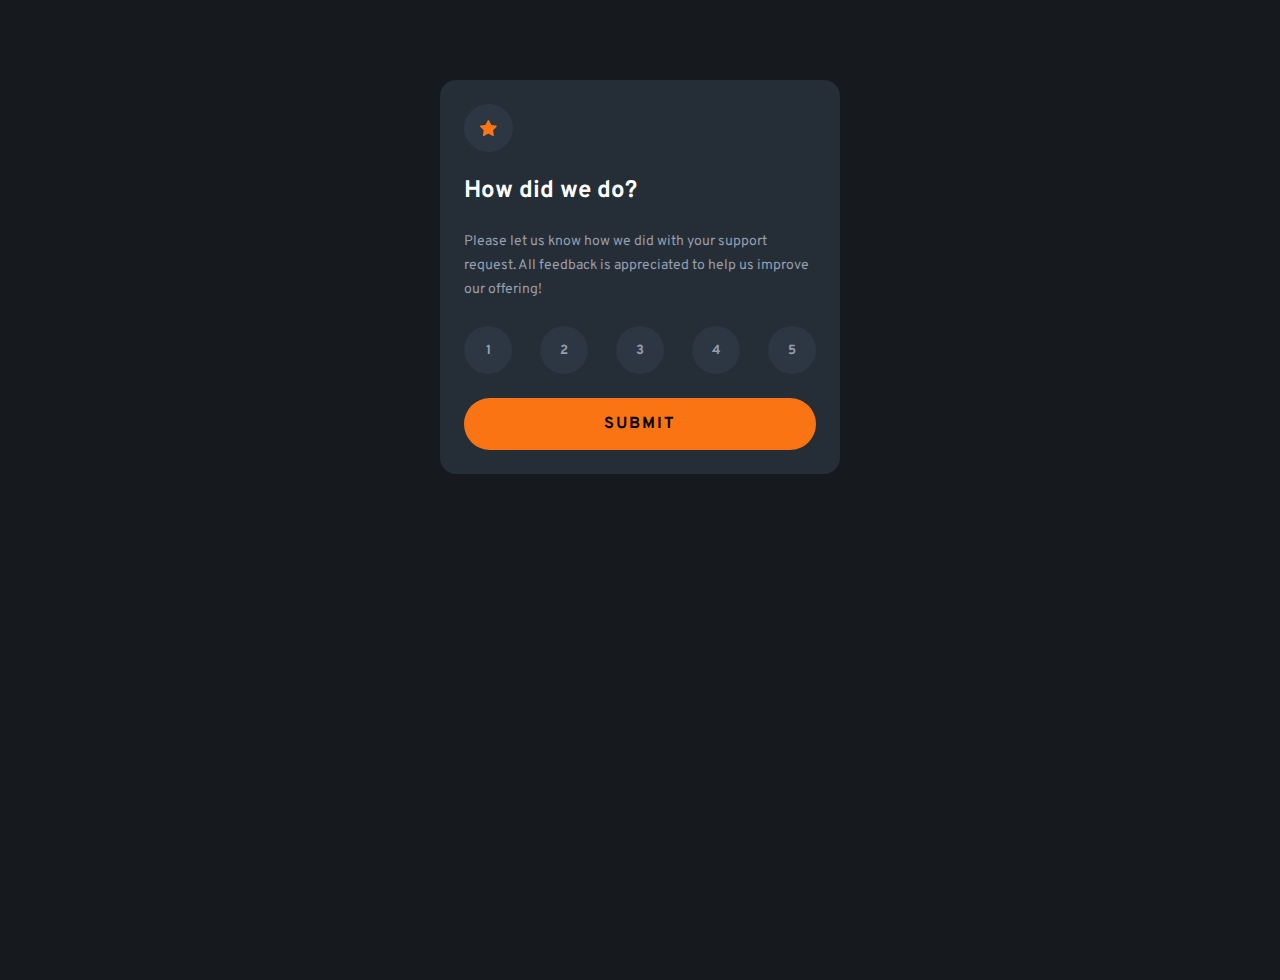
<file: interactive-rating-component-main/interactive-rating-component-main/index.html>
<!DOCTYPE html>
<html lang="en">
  <head>
    <meta charset="UTF-8" />
    <meta name="viewport" content="width=device-width, initial-scale=1.0" />
    <!-- displays site properly based on user's device -->
    <link rel="preconnect" href="https://fonts.googleapis.com" />
    <link rel="preconnect" href="https://fonts.gstatic.com" crossorigin />
    <link
      href="https://fonts.googleapis.com/css2?family=Overpass:ital,wght@0,100..900;1,100..900&display=swap"
      rel="stylesheet"
    />
    <link rel="stylesheet" href="style.css" />
    <title>Interactive rating component</title>

    <!-- Feel free to remove these styles or customise in your own stylesheet 👍 -->
  </head>
  <body>
    <div class="interactive-rating-container">
      <!-- Rating state start -->
      <div class="icon-star-circle">
        <img src="./images/icon-star.svg" />
      </div>
      <h2>How did we do?</h2>
      <p>
        Please let us know how we did with your support request. All feedback is
        appreciated to help us improve our offering!
      </p>
      <div class="rate-container">
        <button type="button" class="rate">1</button>
        <button type="button" class="rate">2</button>
        <button type="button" class="rate">3</button>
        <button type="button" class="rate">4</button>
        <button type="button" class="rate">5</button>
      </div>
      <button type="button" class="submit-btn">SUBMIT</button>
    </div>
    <div class="thank-you-container hide">
      <!-- Rating state end -->
      <img class="thank-you-img" src="./images/illustration-thank-you.svg" />
      <p class="selected-rate-p">
        You selected <span class="rate-value">4</span> out of 5
      </p>
      <h2>Thank you!</h2>
      <!-- Add rating here -->
      <p class="appreciate-p">
        We appreciate you taking the time to give a rating. If you ever need
        more support, don’t hesitate to get in touch!
      </p>

      <!-- Thank you state end -->
    </div>

    <script src="script.js"></script>
  </body>
</html>
</file>
<file: color switcher/style.css>
* {
    margin: 0px;
    padding: 0px;
    font-family: "Kode Mono";
}

html,
body {
    height: 100%;
    width: 100%;
    display: flex;
    align-items: center;
    justify-content: center;
}

.change-color-buttons {
    position: relative;
    height: 40px;

}

.switch-color-buttons:hover {
    background-color: rgba(0, 0, 0, 55%);
}

.color-switcher-container {
    position: relative;
    background-color: #AD636C;
    height: 80%;
    width: 80%;
    border-radius: 24px;
    display: flex;
    /* pe flex-direction: column se inverseaza axele */
    flex-direction: column;
    /* OY */
    align-items: center;
    /* OX */
    justify-content: center;
    gap: 32px;
}

.color-switcher-container h2 {
    color: #FFFFFF;
    background-color: rgba(0, 0, 0, 75%);
    padding-block: 8px;
    padding-inline: 12px;
    border-radius: 6px;
    font-weight: 500;
    font-size: 40px;
}

.color-hexcode {
    color: #AD636C;
}

.switch-color-buttons {
    cursor: pointer;
    color: #FFFFFF;
    background-color: rgba(0, 0, 0, 75%);
    padding-block: 8px;
    padding-inline: 12px;
    border-radius: 6px;
    font-weight: 400;
    border: none;
    width: fit-content;
    font-size: 24px;

}

.show-used-colors {
    position: absolute;
    top: 40px;
    left: 56px;
    width: fit-content;
}

.show-nr-of-clicks {
    position: absolute;
    top: 40px;
    right: 56px;
    background-color: rgba(0, 0, 0, 75%);
    color: #FFFFFF;
    padding-block: 8px;
    padding-inline: 12px;
    border-radius: 6px;
    font-weight: 400;
    font-size: 24px;
}


.previous-button {
    position: absolute;
    left: 0px;
    transform: translateX(16px);
    transition: transform 1s, opacity 2s;
    opacity: 0;
    width: 144px;

}

.next-button {
    position: absolute;
    right: 0px;
    transform: translateX(-16px);
    transition: transform 1.5s, opacity 3s;
    opacity: 0;
    width: 144px;
}

.next-button.show {
    transform: translateX(-80px);
    opacity: 1;
}

.previous-button.show {
    transform: translateX(80px);
    opacity: 1;
}
</file>
<file: dictionary-web-app/style.css>
* {
     margin: 0px;
     padding: 0px;
     /* font-family: '';*/
     box-sizing: border-box;
 }

 :root {
     --var:
 }

 .dark-theme {
     --var:
 }

 /* 
Breakpoints:
640px
768px
1024px
1280px
1536px
*/

 /* Common classes */

 .pd {
     padding-left: 24px;
     padding-right: 24px;
 }

 /* ---------------HEAD BAR -------------------------- */

 .head-bar-section {
     padding-top: 24px;
     display: flex;
     align-items: center;
     justify-content: space-between;
     margin-bottom: 24px;
 }

 .change-buttons {
     display: flex;
     align-items: center;
     gap: 12px;

 }

 .select-fonts {
     border-right: 1px solid black;
     padding: 8px;
 }

 .select-fonts select {
     border: none;
     -webkit-appearance: none;
     padding-right: 12px;

 }

 /* -----------------------INPUT SEARCH BAR ------------------------ */


 .search-bar-section {
     width: calc(100% - 48px);
     display: flex;
     border-radius: 20px;
     padding: 14px 24px;
     background-color: rgb(232, 232, 232);
     margin-left: auto;
     margin-right: auto;
 }


 .search-bar-input {
     width: 100%;
     border: none;
     outline: none;
     background: transparent;
 }



 /* -------------------------searched-word-section ----------------------- */

 .searched-word-section {
     display: flex;
     align-items: center;
     justify-content: space-between;
     margin-bottom: 48px;
     margin-top: 40px;
 }


 .searched-word-section h2 {
     font-size: 40px;
     margin-bottom: 8px;
 }

 .searched-word-section p {
     font-size: 24px;
     color: plum;
 }

 .searched-word-section img {
     width: 48px;
 }


 /* ----------------------------part-of-speech-section----------------------------- */
 .noun {
     margin-bottom: 40px;
 }

 .part-of-speech-section {
     display: flex;
     flex-direction: column;
     margin-bottom: 32px;
 }

 .part-of-speech {
     display: flex;
     align-items: center;
     gap: 8px;
     margin-bottom: 40px;
 }

 .part-of-speech p {
     font-size: 20px;
     font-weight: bold;
     font-style: italic;
 }

 .part-of-speech div {
     width: 100%;
 }

 .part-of-speech-section>p {
     margin-bottom: 24px;
 }

 ul {
     margin-bottom: 32px;

 }

 ul li {
     margin-left: 16px;
     margin-bottom: 16px;

 }

 /* ul li::marker {} */

 .synonyms {
     display: flex;
     gap: 40px;
 }

 .synonyms p:nth-of-type(2) {
     color: plum;
 }



 /* ------------------------Toggle switch------------------- */

 .theme-switcher[type=checkbox] {
     height: 0;
     width: 0;
     visibility: hidden;
 }

 .head-bar-section label {
     cursor: pointer;
     text-indent: -9999px;
     width: 40px;
     height: 20px;
     background: rgb(172, 170, 170);
     display: block;
     border-radius: 10px;
     position: relative;
 }

 .head-bar-section label:after {
     content: '';
     position: absolute;
     top: 4px;
     left: 4px;
     width: 12px;
     height: 12px;
     background: white;
     border-radius: 8px;
     transition: 0.3s;
 }


 .theme-switcher:checked+label:after {
     left: calc(100% - 5px);
     transform: translateX(-100%);
 }


 @media (min-width: 1024px) {
     .pd {
         padding-top: 48px;
         width: 1000px;
         margin-left: auto;
         margin-right: auto;
     }
 }
</file>
<file: faq-accordion/style.css>
* {
     margin: 0px;
     padding: 0px;
     box-sizing: border-box;
     font-family: "Work Sans", sans-serif;
 }

 :root {
     --Dark-purple: #301534;
     --Pink: #AD28EB;
     --Light-pink: #F8EEFF;
     --Pale-purple: #8B6990;
     --White: #FFFFFF;
 }

 /* 
Breakpoints:
640px
768px
1024px
1280px
1536px
*/

 html,
 body {
     height: 100vh;
 }



 .img-background-div {
     background-image: url(./assets/Frame4.svg);
     height: 30vh;
 }

 .background-div {
     background-color: var(--Light-pink);
     height: 70vh;
     padding: 24px;
 }

 .faq-container {
     background-color: var(--White);
     position: absolute;
     top: 142.5px;
     padding: 24px;
     border-radius: 16px;
     /* Add these properties for centering */
     left: 50%;
     transform: translateX(-50%);
     width: calc(100% - 48px);
     max-width: 600px;
     display: flex;
     flex-direction: column;

 }

 .faqs {
     display: flex;
     gap: 24px;
     margin-bottom: 24px;
 }

 .accordion-container {
     display: flex;
     flex-direction: column;
     justify-content: space-around;
     border-bottom: 1px solid var(--Light-pink);
 }

 .accordion-container p {
     color: var(--Pale-purple);
     margin-bottom: 24px;
     line-height: 24px;
 }

 .accordion-button {
     border: none;

     padding-top: 20px;
     padding-bottom: 20px;
     background: none;
     display: flex;
     align-items: center;
     gap: 24px;
     cursor: pointer;
 }



 .accordion-button span {
     width: 100%;
     max-width: 480px;
     text-align: left;
     font-size: 16px;
     font-weight: 500;
 }


 .accordion-button span:hover {
     color: var(--Pink);
 }

 @media (min-width: 640px) {

     .faq-container {
         padding: 40px;

     }

     .faqs h1 {
         font-size: 56px;
     }

     .faqs img {
         width: 40px;
     }

 }


 .hide {
     display: none;
 }
</file>
<file: Frontend Quiz app/style.css>
* {
     margin: 0px;
     padding: 0px;
     box-sizing: border-box;
     font-family: "Rubik", sans-serif;
     font-optical-sizing: auto;
 }

 :root {
     --Grey-900: #313E51;
     --White: #FFFFFF;
     --Green-500: #2FD887;
     --Blue-500: #306AFF;
     --Secondary-color: #626C7F;
     --Purple-600: #A729F5;
     --Green-100: #E0FDEF;
     --Background-color: #EBF0FF;
     --Purple-100: #F6E7FF;
     --Orange-400: #FF7E35;
     --Orange-50: #FFF5ED;
     --Secondary-background-color: #FFFFFF;
     --Grey-50: #F4F6FA;
 }

 .dark-theme {
     --Background-color: #3B4D66;
     --Secondary-background-color: #46566c;
     --Secondray-color: #ABC1E1;
     --Primar-color: #FFFFFF;
     --Grey-50: #F4F6FA;
     --Label-color: #626C7F;
     --Blue-300: #ABC1E1;
 }

 /* 
Breakpoints:
640px
768px
1024px
1280px
1536px
*/

 body {
     background-color: var(--Background-color);

 }


 /* -----------------Common Classes------------------------- */
 .fw300 {
     font-weight: 300;
 }

 .fw500 {
     font-weight: 500;
 }




 /* -----------------End common classes------------------------- */

 header {
     display: flex;
     flex-direction: row;
     justify-content: space-between;
     padding: 24px;
 }

 .selected-subject {
     display: flex;
     align-items: center;
     justify-content: center;
     gap: 16px;
 }

 .selected-subject img {
     width: 32px;
 }

 .selected-subject p {
     color: var(--Primar-color);
 }

 .display-customize {
     display: flex;
     align-items: center;
     gap: 4px;
 }

 .display-customize img {

     width: 16px;
 }

 .quiz-app-container {
     display: flex;
     flex-direction: column;
     justify-content: center;
     padding-left: 24px;
     padding-right: 24px;
     padding-top: 32px;
     font-size: 18px;
     color: var(--Primar-color);

 }

 .quiz-app-title {
     color: var(--Title-color);
 }

 /* ------------------Left Side ------------------------------ */

 .quiz-app-left-side {
     margin-bottom: 40px;
 }


 .subtitle-sugestion,
 .question-of-max {
     font-size: 14px;
     font-style: italic;
 }

 .question-of-max {
     margin-bottom: 24px;
     color: var(--Blue-300);
 }

 .subtitle-sugestion {
     margin-top: 16px;
 }

 .question-text {
     margin-top: 16px;
     font-size: 18px;
 }

 .progress-container {
     width: 100%;
     height: 16px;
     padding: 4px;
     border-radius: 10px;
     background-color: var(--Secondary-background-color);
     overflow: hidden;
     margin: 32px 0;
     position: relative;
 }

 .progress-bar {
     height: 100%;
     width: 0%;
     background-color: var(--Purple-600);
     border-radius: 8px;
     transition: width 0.3s ease;
 }

 /* ------------------Right Side------------------------------------------ */

 .quiz-app-right-side {
     display: flex;
     flex-direction: column;
     gap: 16px;
 }


 .quiz-subject {
     display: flex;
     align-items: center;
     justify-content: space-between;
     width: 100%;
     padding: 16px;
     background-color: var(--Secondary-background-color);
     border-radius: 16px;

 }

 .quiz-subject:hover {
     opacity: 60%;
 }

 .subject-category {
     display: flex;
     align-items: center;
     gap: 16px;
 }



 .quiz-subject img {
     width: 32px;
 }

 .answer-label {
     background-color: var(--Grey-50);
     text-align: center;
     padding: 8px 14px;
     border-radius: 8px;
     font-size: 18px;
     color: var(--Label-color);
 }



 .submit-button {
     width: 100%;
     padding: 18px;
     background-color: var(--White);
     border-radius: 16px;
     gap: 16px;
     border: none;
     background-color: var(--Purple-600);
     color: var(--White);
     font-size: 18px;
     opacity: 50%;
 }

 .submit-button:hover {
     opacity: 100%;
 }


 .show-score {
     display: flex;
     align-items: center;
     justify-content: center;
     flex-direction: column;
     width: 100%;
     padding: 32px;
     background-color: var(--Secondary-background-color);
     border-radius: 24px;
     margin-left: auto;
     margin-right: auto;
     margin-bottom: 16px;
     color: var(--Primar-color);
 }

 .show-score>p:first-of-type {
     font-size: 88px;
     margin-top: 16px;

 }

 .show-score>p:nth-of-type(2) {
     font-size: 18px;
     margin-top: 16px;
     color: var(--Blue-300);

 }

 .no-answer-error {
     margin-left: auto;
     margin-right: auto;
     color: red;
     display: flex;
     align-items: center;
     justify-content: center;
     gap: 8px;
 }


 /* ------------------------Toggle switch------------------- */

 input[type=checkbox] {
     height: 0;
     width: 0;
     visibility: hidden;
 }

 .display-customize label {
     cursor: pointer;
     text-indent: -9999px;
     width: 32px;
     height: 20px;

     background: var(--Purple-600);
     display: block;
     border-radius: 10px;
     position: relative;
 }

 .display-customize label:after {
     content: '';
     position: absolute;
     top: 4px;
     left: 4px;
     width: 12px;
     height: 12px;
     background: var(--White);
     border-radius: 8px;
     transition: 0.3s;
 }


 input:checked+label:after {
     left: calc(100% - 5px);
     transform: translateX(-100%);
 }



 /* --------------------------------MEDIA Query---------------- */


 @media (min-width: 640px) {
     header {
         width: 640px;
         margin-left: auto;
         margin-right: auto;
         padding: 0px;
         margin-top: 72px;
         margin-bottom: 42px;
     }

     .selected-subject img {
         width: 56px;
     }

     .selected-subject-name {
         font-size: 24px;
     }

     .display-customize img {
         width: 24px;
     }

     .quiz-app-container {
         width: 640px;
         margin-left: auto;
         margin-right: auto;
         padding-left: 0px;
         padding-right: 0px;
     }


     .quiz-app-title h1 {
         font-size: 58px;
     }

     .subtitle-sugestion,
     .question-of-max {
         font-size: 18px;

     }

     .subtitle-sugestion {
         margin-top: 48px;
     }


     .question-text {
         margin-top: 24px;
         font-size: 32px;
     }

     .quiz-subject {
         width: 640px;
     }

     .answer-label {
         font-size: 24px;
     }

     .quiz-subject img {
         width: 56px;
     }

     .quiz-subject p {
         font-size: 24px;
     }

     .submit-button {
         font-size: 24px;
         padding: 24px;

     }

     .show-score {

         padding: 48px;

         border-radius: 24px;

         margin-bottom: 32px;
     }

     .show-score>p:first-of-type {
         font-size: 140px;
         margin-top: 40px;

     }

     .show-score>p:nth-of-type(2) {
         font-size: 24px;
         margin-top: 16px;
     }


     .display-customize label {

         width: 40px;
         height: 24px;
         border-radius: 12px;

     }

     .display-customize label:after {

         top: 4px;
         left: 4px;
         width: 16px;
         height: 16px;
         border-radius: 8px;

     }
 }



 @media (min-width: 1440px) {

     header {
         width: 1157px;
         margin-right: auto;
         margin-left: auto;
         padding: 24px;
         margin-top: 72px;
         margin-bottom: 42px;

     }

     .quiz-app-container {
         flex-direction: row;
         width: 1157px;
         margin-left: auto;
         margin-right: auto;
         margin-bottom: 0px;
         padding-left: 24px;
         padding-right: 24px;
         padding-top: 32px;

     }

     .quiz-app-left-side {
         margin-right: 128px;
         width: 465px;
     }


     .quiz-subject {
         width: 564px;
     }

     .show-score {
         width: 564px;
         padding: 48px;
         border-radius: 24px;
         margin-bottom: 32px;
     }

 }








 /* -----------------Last class */

 .hide {
     display: none;
 }

 .invisible {
     opacity: 0%;
 }

 .disabled {
     pointer-events: none;
     opacity: 0.6;
     cursor: not-allowed;
     /* user-select: none; */
 }
</file>
<file: interactive-card-details-form/style.css>
* {
     margin: 0px;
     padding: 0px;
     box-sizing: border-box;
     font-family: "Space Grotesk", sans-serif;
 }

 :root {
     --Light-grey: #DFDEE0;
     --Deep-violet: #21092F;
     --Grey: rgba(0, 0, 0, 0.25);
     --Grey-dark: #2F2F2F;
     --Purplish-grey: #ADB5BE;
     --Red: #FF5050;
     --Purple: #610595;
 }

 /* 
Breakpoints:
640px
768px
1024px
1280px
1536px
*/




 .front-and-back-side-card-container {

     background-color: var(--Deep-violet);
     height: 240px;
     width: 100%;
     padding: 32px 16px;
 }

 .front-and-back-side-card-images {

     position: relative;

 }



 /* ----------------COMMON START--------------- */


 .card-form-info {
     display: flex;
     flex-direction: column;
     gap: 8px;
 }

 .std-input {
     width: 100%;
     padding: 12px 11px;
     border-radius: 8px;
     border: 1px solid var(--Light-grey);
     font-size: 16px;
     font-weight: 500;

 }

 .std-input:hover {
     border-color: var(--Purple);
 }

 .std-input-label {
     font-size: 12px;
     letter-spacing: 1.5px;
     font-weight: 500;
 }



 .text-shadow {
     text-shadow: 0px 4px 4px var(--Grey);
     color: var(--Deep-violet);

 }


 .input-error {
     border-color: var(--Red);
 }

 .label-error {
     color: var(--Red);
 }



 input[type=number]::-webkit-outer-spin-button,
 input[type=number]::-webkit-inner-spin-button {
     -webkit-appearance: none;
     margin: 0;
 }



 /* ----------------COMMON END--------------- */




 /* -----------------CARD BACK SIDE STYLE START---------------- */
 .back-side {
     background-image: url(./assets/Card-back-side.svg);
     height: 157px;
     width: 286px;
     background-repeat: no-repeat;
     position: absolute;
     right: 0px;
     display: flex;
     flex-direction: column;
     align-items: center;
     gap: 16px;

 }

 .back-side-black-rectangle {
     width: 100%;
     background-color: var(--Grey-dark);
     height: 40px;
     margin-top: 16px;
     border: none;
 }

 .back-side-cvc-number {
     width: 80%;
     padding: 8px;
     font-size: 8px;
     color: white;
     text-align: right;
     background-color: var(--Purplish-grey);
     border-radius: 3px;

 }



 /* -----------------CARD BACK SIDE STYLE END---------------- */



 /* -----------------CARD FRONT SIDE STYLE START---------------- */

 .front-side {
     background-image: url(./assets/Card-front-side.svg);
     height: 157px;
     width: 286px;
     background-repeat: no-repeat;
     position: absolute;
     top: 96px;
     padding: 20px;
 }

 .card-logo {
     display: flex;
     align-items: center;
     gap: 8px;
 }

 .big-circle {
     background-color: white;
     width: 32px;
     height: 32px;
     border-radius: 50%;
 }

 .small-circle {

     width: 13px;
     height: 13px;
     border-radius: 50%;
     border: 1px solid white;
 }

 .card-16-digit-number {
     font-weight: 300;
     color: white;
     letter-spacing: 2.2px;
     font-size: 18px;
     margin-top: 37px;
 }

 .card-owner-info {
     display: flex;
     align-items: center;
     justify-content: space-between;
     margin-top: 16px;
 }

 .owner-name {
     color: white;
     font-size: 8px;
     letter-spacing: 1.3px;
     text-transform: uppercase;

 }

 .card-expire-date {
     color: white;
     font-size: 8px;
     letter-spacing: 1.3px;

 }

 /* -----------------CARD FRONT SIDE STYLE END---------------- */



 /* ----------- CARD FORM START---------------- */

 .card-form {
     margin-top: 91px;
     padding-left: 24px;
     padding-right: 24px;
     display: flex;
     flex-direction: column;
     gap: 20px;

 }

 .card-expire-date-and-cvc {
     display: flex;
     flex-direction: row;

 }


 .card-info-MM-YY,
 .card-info-CVC {
     display: flex;
     flex-direction: column;
     justify-content: center;
     gap: 8px;
     width: 100%;
 }

 .card-expire-date-inputs {
     display: flex;
     flex-direction: row;
     gap: 8px;
     width: 154px;
 }

 .card-year-input,
 .card-month-input {
     text-align: center;
 }

 button {
     width: 100%;
     padding-top: 16px;
     padding-bottom: 16px;
     border-radius: 8px;
     border: none;
     background-color: var(--Deep-violet);
     color: white;
     font-size: 16px;
     letter-spacing: 1.5px;
     margin-bottom: 48px;
 }

 /* ----------- CARD FORM END---------------- */





 .card-after-confirm-button {

     margin-top: 91px;
     padding-left: 24px;
     padding-right: 24px;
     display: flex;
     flex-direction: column;
     align-items: center;
 }

 .card-after-confirm-button img {

     width: 80px;
 }


 .card-after-confirm-button h2 {

     margin-top: 35px;
 }

 .card-after-confirm-button p {

     margin-top: 16px;
 }

 .continue-button {

     margin-top: 48px;
 }



 @media (min-width: 640px) {


     .back-side-cvc-number {

         font-size: 12px;
     }

     .owner-name {

         font-size: 12px;
     }

     .card-expire-date {

         font-size: 12px;
     }
 }



 @media (min-width: 768px) {

     .front-and-back-side-card-container {
         padding: 32px 64px;
     }

     .card-form {
         padding-left: 80px;
         padding-right: 80px;
     }

     .card-after-confirm-button {

         padding-left: 80px;
         padding-right: 80px;
     }
 }


 @media (min-width: 1024px) {

     .interactive-card-container {
         display: flex;
         align-items: center;
         padding-right: 64px;
     }

     .front-and-back-side-card-container {

         height: 100vh;
         width: 400px;
         padding-top: 160px;
         padding-bottom: 160px;
         padding-left: 64px;
         padding-right: 0px;
         display: flex;

     }


     .front-and-back-side-card-images {
         position: static;
         display: flex;
         flex-direction: column-reverse;
         justify-content: center;
         gap: 48px;
     }


     /* --Front side */

     .front-side {

         background: linear-gradient(90deg, rgba(99, 72, 254, 1) 0%, rgba(97, 5, 149, 1) 100%);
         border-radius: 8px;
         height: 225px;
         width: 427px;
         padding: 26px 32px;
         position: static;
     }

     .card-logo {

         gap: 8px;
     }

     .big-circle {

         width: 48px;
         height: 48px;
         border-radius: 50%;
     }

     .small-circle {

         width: 24px;
         height: 24px;
     }

     .card-16-digit-number {

         font-size: 20px;
         margin-top: 56px;
     }

     .card-owner-info {

         margin-top: 24px;
     }

     .owner-name {

         font-size: 14px;
     }

     .card-expire-date {

         font-size: 14px;
     }

     /* Back Side */

     .back-side {
         background: linear-gradient(90deg, rgba(255, 255, 255, 1) 0%, rgba(210, 211, 217, 1) 100%);
         height: 225px;
         width: 427px;
         border-radius: 8px;
         border: 0px;
         position: static;
         margin-left: 96px;
     }

     .back-side-black-rectangle {

         height: 54px;
         margin-top: 32px;
     }

     .back-side-cvc-number {

         padding: 10px;
         font-size: 14px;
     }



     /* Form */

     .card-form {
         margin-left: 240px;
         padding-left: 24px;
         padding-right: 24px;
         display: flex;
         flex-direction: column;
         gap: 32px;

     }


     /* After Confirm button */

     .card-after-confirm-button {

         margin-left: 240px;
         padding-left: 24px;
         padding-right: 24px;
         display: flex;
         flex-direction: column;
     }

     .card-after-confirm-button img {
         width: 80px;
     }

     .card-after-confirm-button h2 {
         margin-top: 34px;
     }

     .card-after-confirm-button p {
         margin-top: 16px;
     }

     .continue-button {
         width: 380px;
         margin-top: 48px;
     }

 }


 @media (min-width: 1280px) {

     .front-and-back-side-card-container {

         padding-left: 156px;
         width: 480px;
     }

     .front-side {

         height: 245px;
         width: 447px;
     }

     .back-side {

         height: 245px;
         width: 447px;
         left: 94px;
         top: 284px;
     }

     .card-form {

         margin-left: 350px;

     }

     .card-after-confirm-button {

         margin-left: 350px;
         padding-left: 24px;
         padding-right: 24px;
         display: flex;
         flex-direction: column;
     }
 }



 /*Must be Last css class selector */

 .hide {
     display: none;
 }
</file>
<file: landing-page/style.css>
* {
    margin: 0px;
    padding: 0px;
    font-family: 'Poppins';
    box-sizing: border-box;
}

:root {
    --green: #02897A;
    --blue: #4D8DFF;
    --purple: #740A76;
    --black: #22343D;
    --white: #FFFFFF;
    --red: #F03E3D;
}

/* 
Breakpoints:
640px
768px
1024px
1280px
1536px
*/



/* --- Common --- */
.section-container {
    padding: 24px;
    max-width: 1100px;
    margin-left: auto;
    margin-right: auto;

}

button {
    cursor: pointer;
    border-radius: 4px;
    font-size: 16px;
    font-weight: 600;
    line-height: 24px;
    padding-top: 10px;
    padding-bottom: 10px;
    padding-left: 24px;
    padding-right: 24px;
}

.button-contained {
    background-color: var(--green);
    color: var(--white);
    border: none;
}

.button-outlined {
    background-color: transparent;
    color: #173A56;
    border: 1px solid #BCD0E5;
}

/* --- Navbar --- */
nav {
    display: flex;
    justify-content: space-between;
    padding-top: 16px;
    padding-bottom: 16px;
    box-shadow: 0px -2px 8px 0px #00000040;
}

/* CSS specificity */
nav.section-container {
    padding-top: 16px;
    padding-bottom: 16px;
}

.navbar-logo-container {
    display: flex;
    align-items: center;
    gap: 8px;
}

.navbar-logo-container h3 {
    font-size: 30px;
    line-height: 28px;
    color: #173A56;
}

.navbar-right-side {
    display: none;
}

.navbar-right-side ul {
    display: flex;
    gap: 24px;
    list-style: none;
}

.navbar-right-side a {
    color: var(--black);
    text-decoration: none;
}

@media (min-width: 1024px) {
    .hamburger-menu {
        display: none;
    }

    .navbar-right-side {
        display: flex;
        gap: 24px;
        align-items: center;
    }
}

/* --- Header --- */
.header-image {
    width: 100%;
    max-width: 440px;
    display: block;
    margin-left: auto;
    margin-right: auto;
}

.header-title {
    margin-top: 12px;
    text-align: center;
    color: var(--black);
    font-weight: 700;
    line-height: 60px;
    font-size: 36px;
}

.header-description {
    margin-top: 16px;
    text-align: center;
    color: var(--black);
    font-weight: 400;
    font-size: 18px;
    line-height: 28px;
}

.watch-video {
    color: var(--green);
    text-decoration: underline;
    font-weight: 600;
    line-height: 24px;
    font-size: 16px;
    display: flex;
    align-items: center;
    gap: 8px;
}

.header-buttons {
    margin-top: 16px;
    display: flex;
    gap: 24px;
    justify-content: center;

    margin-left: auto;
    margin-right: auto;
}

@media (min-width: 1024px) {
    header {
        display: flex;
        flex-direction: row-reverse;
        align-items: center;
        gap: 32px;
    }



    .header-title {
        width: 360px;
        text-align: left;
        line-height: 60px;
        font-weight: 700;
    }

    .header-description {
        text-align: left;
        width: 458px;
        line-height: 28px;
        font-size: 18px;
        font-weight: 400;

    }

    .header-buttons {
        justify-content: start;
        margin-top: 48px;
    }

    .header-image {
        max-width: 600px;
    }

    nav {
        box-shadow: none;
    }

}


/* First Section */

.first-section {
    display: flex;
    flex-direction: column;
    justify-content: center;
    align-items: center;
    margin-top: 64px;
    margin-bottom: 80px;

}

.first-section-container {
    display: flex;
    flex-direction: column;
    margin-top: 48px;

}

.first-section h2 {
    text-align: center;
    width: 320px;
    font-size: 32px;
}

.first-section-box {
    display: flex;
    flex-direction: column;
    align-items: center;
    margin-bottom: 32px;
}

.first-section-box img {
    width: 48px;

}

.first-section-box p {
    text-align: center;
    margin-top: 16px;
    font-weight: 400;
    line-height: 24px;
    width: 240px;
}

.first-section-box h3 {
    font-size: 22px;
    font-weight: 600;
    margin-top: 24px;
}

.button-contained-first-section {
    margin-top: 24px;
}


@media (min-width: 768px) {
    .first-section-container {
        display: flex;
        flex-direction: row;
        justify-content: center;
        gap: 32px;
        flex-wrap: wrap;

    }

    .first-section {
        margin-bottom: 160px;
    }
}

@media (min-width: 1024px) {

    .first-section-container {
        display: flex;
        gap: 32px;
        flex-wrap: nowrap;

    }

    .first-section h2 {
        width: 500px;
        font-size: 32px;
        font-weight: 700;
        line-height: 48px;
    }

    .first-section-box {
        align-items: start;
    }

    .first-section-box h3 {
        text-align: left;
    }

    .first-section-box p {
        text-align: left;
    }


}



/* Second Section */

.second-section {
    display: flex;
    flex-direction: column;
    align-items: left;
}

.second-section-box {
    margin-bottom: 80px;
}

.second-section-box>img {

    width: 320px;
    display: block;
    margin: 0 auto;
    margin-bottom: 48px;
}

.second-section-box h4 {
    width: 240px;
    font-weight: 600;
    font-size: 16px;
    line-height: 24px;
    margin-bottom: 8px;

}

.second-section-box h2 {
    width: 320px;
    font-weight: 700;
    font-size: 32px;
    line-height: 48px;
    margin-bottom: 16px;
}

.second-section-box p {
    min-width: 330px;
    max-width: 640px;
    font-weight: 400;
    font-size: 16px;
    line-height: 26px;
    margin-bottom: 16px;
}

.second-section-box-list {
    display: flex;
    align-items: center;
    gap: 32px;

    margin-bottom: 16px;
}

.second-section-box-list p {
    margin: 0;
    min-width: 270px;
    max-width: 640px;
    font-weight: 400;
    font-size: 16px;
    line-height: 24px;

}

@media (min-width: 768px) {
    .second-section-box {
        display: flex;
        flex-direction: row-reverse;
        gap: 54px;
    }

    .reverse-box {
        flex-direction: row;

    }

    .second-section-box>img {
        min-width: 300px;
    }
}

@media (min-width: 1024px) {
    .second-section-box {
        gap: 100px;
    }

    .second-section-under-img {
        width: 480px;
    }

    .second-section-box>img {
        width: 540px;
    }
}


/* Third section */


.third-section {
    text-align: center;
    display: flex;
    flex-direction: column;
    align-items: center;
    margin-bottom: 64px;
}

.third-section h2 {
    margin-bottom: 16px;
    font-weight: 700;
    font-size: 30px;
    line-height: 48px;
}

.third-section>p {
    font-weight: 500;
    font-size: 16px;
    line-height: 24px;
    margin-bottom: 40px;
    min-width: 330px;
}

.third-section-professionals {
    display: flex;
    align-items: center;
    gap: 32px;
    margin-bottom: 32px;

}

.reverse {
    flex-direction: row-reverse;
}



.third-section-professionals img {
    width: 80px;
}

.align-left {
    text-align: left;
}

.third-section-professionals p {
    width: 180px;

    font-weight: 500;
    font-size: 16px;
    line-height: 24px;
}

@media (min-width: 640px) {
    .third-section-professionals p {
        width: 240px;
    }
}

@media (min-width: 768px) {

    .third-section-professionals {
        margin-right: 100px;
    }

    .reverse {
        margin-right: 0px;
        margin-left: 100px;
    }

    .third-section>p {
        width: 540px;
    }


}

@media (min-width: 1024px) {
    .third-section-professionals-box {
        display: grid;
        column-gap: 200px;
        margin-bottom: 16px;
    }

    .old-lady {
        grid-area: 1/2;
    }

    .reverse {
        margin-left: 0;
    }

    .third-section-professionals {
        margin-right: 0;
    }

}

/* Strategies Section */

.section-contents-strategies {
    margin-bottom: 54px;
    display: flex;
    flex-direction: column;
    align-items: center;
}

.section-contents-strategies h2 {
    text-align: center;
    font-weight: 700;
    font-size: 30px;
    margin-bottom: 8px;

}

.section-contents-strategies>p {
    text-align: center;
    font-weight: 500;
    font-size: 16px;
    line-height: 24px;
    margin-bottom: 32px;
}

.strategies img {
    width: 100%;
    margin-bottom: 24px;
}

.strategies p {
    margin-bottom: 24px;
    font-weight: 400;
    font-size: 16px;
    line-height: 24px;

}

.strategies p span {
    font-weight: bold;
}

.strategies h3 {
    font-weight: 700;
    font-size: 24px;
    line-height: 40px;
    margin-bottom: 40px;
}

.green {
    color: var(--green);
}

.succes-img {
    border-top-left-radius: 8px;
    border-top-right-radius: 8px;
}

@media (min-width: 768px) {

    .strategies-container {
        display: flex;
        flex-wrap: wrap;
        justify-content: center;
        gap: 40px;

    }

    .strategies {
        border: 0.5px solid #00000040;
        border-radius: 8px;
    }

    .strategies>div {
        padding-left: 24px;
    }

}

@media (min-width: 1024px) {

    .strategies-container {


        justify-content: center;

        flex-wrap: nowrap;
    }

    .section-contents-strategies {
        align-items: start;
    }

}




/* Three colored points */

.three-colored-points {
    display: block;
    margin: auto;
    margin-bottom: 80px;
}

@media (max-width: 640px) {
    .three-colored-points {
        display: none;
    }
}


/* Price Table Section */

.price-table-section {
    display: flex;
    flex-direction: column;
    align-items: center;
    margin-bottom: 100px;
}

.price-table-section h2 {
    font-weight: 700;
    font-size: 30px;
    margin-bottom: 8px;
}

.price-table-section>p {
    font-weight: 500;
    font-size: 16px;
    line-height: 24px;
    margin-bottom: 32px;
}

.price-table {
    display: flex;
    flex-direction: column;
    align-items: center;
    box-shadow: 0px -2px 8px 0px #00000040;
    padding: 32px 72px;
    margin-bottom: 32px;
}

.price-table h3 {
    font-weight: 700;
    font-size: 24px;
    line-height: 40px;
    margin-bottom: 8px;
}

.price-table p {
    font-weight: 400;
    font-size: 16px;
    line-height: 40px;

}


.price-table {
    font-weight: 500;
    font-size: 16px;
    line-height: 24px;
    border-radius: 8px;
}

.price {
    display: flex;
    align-items: center;
    gap: 8px;
    margin-bottom: 16px;
}

.price>p {
    font-size: 72px;
    font-weight: 700;
    color: var(--green);
    line-height: 100px;
}

.per-month p {
    font-size: 16px;
    font-weight: 400;
    line-height: 19px;
    color: rgba(175, 175, 175, 1);
}

.per-month p:first-child {
    font-weight: 700;
    font-size: 24px;
    line-height: 30px;
    color: var(--green);
}

.price-table-describe {
    margin-bottom: 40px;
}

div.green-table {
    background-color: var(--green);
    color: var(--white);
}

.green-table div.white p {
    color: var(--white);

}

.white-background {
    background-color: white;
    color: var(--green)
}

@media (min-width: 768px) {
    .price-tables {
        display: flex;
        justify-content: center;
        flex-wrap: wrap;
        gap: 48px
    }
}


/* Common classes start */

.fw400 {
    font-weight: 400;
}

.fw500 {
    font-weight: 500;
}

.fw600 {
    font-weight: 600;
}

.fw700 {
    font-weight: 700;
}

.fs16 {
    font-size: 16px;
}

.fs32 {
    font-size: 32px;
}

.lh {
    line-height: 28px;
}

.tc {
    text-align: center;
}



.what-clients-say-section {
    display: flex;
    flex-direction: column;
    align-items: center;
    margin-bottom: 80px;
}

.what-clients-say-section h2 {
    width: 300px;
    margin-bottom: 8px;
}

.under-title {
    width: 320px;
    font-weight: 500;
    margin-bottom: 32px;

}

.client {
    text-align: left;
    border: 0.5px solid #00000040;
    border-radius: 8px;
    padding: 24px;
    margin-bottom: 32px;
    max-width: 440px;
}

.client>img {
    margin-bottom: 16px;
}

.client-describe {
    margin-bottom: 16px;
}

.client-profile {
    display: flex;
    align-items: center;
    gap: 16px;
}

.client-name {
    font-weight: 600;
    color: var(--green);
}


@media (min-width: 768px) {

    .client {
        width: 320px;
    }

    .what-clients-say {
        display: flex;
        flex-wrap: wrap;
        flex-direction: row;
        gap: 64px;
        justify-content: center;
    }

    .under-title {
        width: 540px;

    }
}

@media (min-width: 1440px) {



    .what-clients-say {
        display: flex;
        flex-direction: row;
        gap: 40px;
        justify-content: center;

    }


}



/* Big GREEN BOX */


.big-green-box {
    background-color: var(--green);
    border-radius: 32px;
    display: flex;
    flex-direction: column;
    align-items: center;
    padding: 24px;
    overflow: hidden;
    margin-bottom: 80px;
}





.paragraph-and-button h3 {

    line-height: 48px;
    margin-bottom: 32px;
    font-size: 30px;
    min-width: 320px;

}

.white {
    color: var(--white);
}

.white-button {
    display: block;
    background-color: var(--white);
    margin-left: auto;
    margin-right: auto;
    margin-bottom: 32px;
}

@media (min-width: 768px) {

    .big-green-box {
        flex-direction: row;
        align-items: center;
        max-width: 900px;
        margin-left: auto;
        margin-right: auto;

    }

    .paragraph-and-button h3 {
        text-align: left;

    }

    .white-button {
        margin: 0;
        margin-bottom: 8px;
    }



}


/* Footer */

.footer-container {

    text-align: center;
}



.footer-logo {
    display: flex;
    justify-content: center;
    align-items: center;
    gap: 24px;
    margin-bottom: 32px;
}

.social-media {
    display: flex;
    flex-direction: row;
    align-items: center;
    justify-content: center;
    gap: 32px;

}

.footer-divisions {
    margin-bottom: 32px;
}

.footer-divisions h4 {
    font-size: 20px;
    line-height: 32px;
}

.footer-divisions p {
    font-size: 16px;
    line-height: 32px;
}

.input-footer {
    display: flex;
    flex-direction: column;
    gap: 24px;
}

.input-footer input {
    width: 320px;
    border: 0.5px solid rgba(175, 175, 175, 1);
    border-radius: 4px;
    height: 48px;
    margin: auto;

}

.footer-button {
    width: 160px;
    margin: auto;
}

.footer-last-paragraph {
    margin-top: 48px;
    margin-bottom: 80px;
    text-align: center;
}

@media (min-width: 768px) {
    .footer-contain {
        display: flex;
        justify-content: center;
        gap: 80px;
    }
}

@media (min-width: 1024px) {

    .footer-container {
        display: flex;
        justify-content: space-between;
        text-align: left;
    }

    .footer-contain {
        display: flex;
        justify-content: center;
        gap: 100px;
    }

    .input-footer {

        display: flex;
        flex-direction: column;
        align-items: flex-start;
    }

    .footer-button {

        margin: 0;
    }

    .input-footer input {

        margin: 0;

    }

    .input-footer h4 {
        width: 280px;

    }
}
</file>
<file: tip-calculator/style.css>
* {
     margin: 0px;
     padding: 0px;
     box-sizing: border-box;
     font-family: "Space Mono", monospace;
     font-size: 16px;
 }

 :root {
     --green-400: hsl(172, 67%, 45%);
     /* #26C2AE */
     --green-900: hsl(183, 100%, 15%);
     /*  */

     --grey-50: hsl(189, 47%, 97%);
     /* #F3F9FA */
     --grey-200: hsl(185, 41%, 84%);
     /*  */
     --grey-400: hsl(184, 14%, 56%);
     /*  */
     --grey-500: hsl(186, 14%, 43%);
     /*  */
     --grey-900: hsl(183, 100%, 15%);
     /* #00474B */

     --white: hsl(0, 100%, 100%);
 }

 /* 
Breakpoints:
640px
768px
1024px
1280px
1536px
*/


 body,
 html {
     /* height: 100%; */
 }

 body {

     display: flex;
     align-items: center;
     justify-content: center;
     background-color: var(--grey-200);

 }

 .tip-calculator-section,
 .edit-history-section {

     display: flex;
     flex-direction: column;
     align-items: center;
     max-width: 920px;
     width: 100%;

 }

 .logo {
     margin-top: 40px;
     margin-bottom: 40px;
 }

 .tip-calculator,
 .edit-container {
     display: flex;
     flex-direction: column;
     gap: 48px;
     background-color: var(--white);
     padding: 32px;
     border-radius: 24px;
     width: 100%;

 }




 /* --- Common --- */


 .standard-label {
     font-weight: 700;
     font-size: 16px;
     color: var(--grey-500);
     margin-bottom: 6px;
 }

 .standard-input,
 .standard-edit-input {

     line-height: 36px;
     padding-top: 6px;
     padding-bottom: 6px;
     padding-left: 20px;
     padding-right: 20px;
     font-size: 24px;
     color: var(--grey-900);
     text-align: right;
     width: 100%;
     box-sizing: border-box;
     border-width: 2px;
     border-color: var(--grey-50);
     border-style: solid;
     border-radius: 5px;
     outline: none;
     background-color: var(--grey-50);
 }

 .standard-edit-input {
     color: var(--grey-400);
     font-weight: 700;
 }

 .standard-input:hover,
 .standard-edit-input:hover {
     border-color: var(--green-400);
 }



 .input-container,
 .edit-input-container {
     position: relative;
 }

 .show-error {
     display: flex;
     justify-content: space-between;
 }

 .standard-input-first {
     border-color: var(--grey-50);
 }

 .standard-input-second {
     border-color: var(--grey-50);
 }

 .percent-button {
     padding: 4px 8px;
     background-color: var(--grey-900);
     color: white;
     font-weight: bold;
     border-radius: 4px;
     border: none;
     cursor: pointer;
     font-size: 24px;

 }

 .percent-button:hover {
     background-color: #9FE8DF;
 }

 .error-message {
     color: #E17457;
     display: none;
     font-size: 14px
 }


 .bill-split-results {
     display: flex;
     justify-content: space-between;
     gap: 88px;
     align-items: center;
 }

 .tip-amount-result,
 .total-result {
     color: var(--white);
     font-size: 32px;
 }




 /* ---END Common --- */


 .select-tip-container {
     margin-top: 40px;
 }

 .input-container,
 .edit-input-container {
     position: relative;
 }

 .input-container img,
 .edit-input-container img {
     position: absolute;
     top: 18px;
     left: 20px;
 }

 .tip-calculator-percent-buttons,
 .custom-input {
     display: grid;
     grid-template-columns: 1fr 1fr;
     gap: 16px;
     margin-top: 16px;
     margin-bottom: 40px;
 }

 .custom-button,
 .tip-edit-input {
     padding: 4px 8px;
     background-color: var(--grey-50);
     color: var(--grey-400);
     font-weight: 700;
     border-radius: 4px;
     border: none;
     cursor: pointer;
     text-align: center;
     font-size: 16px;
     box-sizing: border-box;
     background-color: var(--grey-50);
     border-width: 2px;
     border-color: var(--grey-50);
     border-style: solid;
     outline: none;
     width: 100%;
 }

 .tip-edit-input {
     margin-top: 16px;
     margin-bottom: 40px;
     line-height: 36px;
     font-size: 24px;
     text-align: right;
 }

 .custom-button:hover,
 .tip-edit-input:hover {
     border-color: var(--green-400);
 }

 .custom-button::placeholder {

     color: var(--grey-400);
 }

 .access-buttons {
     display: flex;
     gap: 16px;

 }

 .access-history-btn,
 .access-stats-btn {
     display: inline;
     padding: 4px;
     margin-top: 16px;
     background-color: white;
     cursor: pointer;
     overflow: hidden;
     border: none;
 }

 .access-history-btn img,
 .access-stats-btn img {
     display: block;
     margin-top: auto;
     margin-bottom: auto;
 }

 .access-history-btn:hover,
 .access-stats-btn:hover {
     border-radius: 16px;
     background-color: var(--green-400);

 }

 .tip-calculator-results-side {
     background-color: var(--green-900);
     padding: 24px;
     border-radius: 16px;
     display: flex;
     flex-direction: column;
     gap: 24px;
     width: 100%;


 }

 .results-label p:nth-of-type(1) {
     color: white;
 }

 .results-label p:nth-of-type(2) {
     color: var(--grey-400);
     font-size: 13px;
 }

 .reset-button,
 .save-button {
     max-width: 320px;
     height: 48px;
     width: 100%;
     border: none;
     padding: 4px;
     color: var(--green-900);
     font-weight: 700;
     border-radius: 4px;
     margin-top: 32px;
     cursor: pointer;
     margin-left: auto;
     margin-right: auto;
 }



 .reset-button-enabled,
 .save-button-enabled {
     background-color: var(--green-400);
 }

 .reset-button-enabled:hover,
 .save-button-enabled:hover {
     background-color: #9FE8DF;
 }



 .pressed-button {
     background-color: var(--green-400);
     color: var(--green-900);
 }

 /* ---For input type number----- */

 input[type=number]::-webkit-outer-spin-button,
 input[type=number]::-webkit-inner-spin-button {
     -webkit-appearance: none;
     margin: 0;
 }


 @media (min-width: 1024px) {


     body,
     html {
         height: 100%;
     }


     .tip-calculator-form {
         width: 380px;
     }

     .logo {

         margin-bottom: 88px;
     }

     .tip-calculator,
     .edit-container {

         flex-direction: row;

     }

     .reset-button {
         margin-top: 120px;
         width: 320px;
     }

     .save-button {
         margin-top: 88px;
         width: 320px;
     }

     .total-result,
     .tip-amount-result {

         font-size: 40px;
     }


     .tip-calculator-percent-buttons,
     .custom-input {

         grid-template-columns: 1fr 1fr 1fr;
     }

     .error-message {
         font-size: 16px
     }

 }


 @media (min-width: 540px) and (max-width: 1023px) {

     .tip-calculator,
     .edit-container {

         width: 540px;

     }
 }



 /* -----------Bill's tip history-------------- */

 .bills-tip-history {
     width: 100%;
     background-color: var(--white);
     padding: 32px;
     border-radius: 24px;
     margin-top: 48px;
     /* display: none; */

 }

 .history-table {
     width: 100%;
     border-collapse: collapse;

 }

 .history-table button {
     border: none;
     background-color: white;
     border-radius: 8px;
     padding-top: 4px;
     padding-bottom: 2px;
     padding-left: 6px;
     padding-right: 6px;

     cursor: pointer;
 }

 .history-table button:hover {
     background-color: var(--green-400);
 }

 th,
 td {
     font-size: 12px;
     text-align: center;
     padding-left: 2px;
     padding-right: 2px;
     padding-bottom: 6px;
     padding-top: 6px;
 }

 td {
     border-bottom: 1px solid var(--grey-200);
 }



 @media (min-width: 1024px) {

     th,
     td {
         font-size: 16px;
     }
 }


 /* -------------------------Statistics -------------------- */

 .bill-statistics {
     width: 100%;
     background-color: var(--white);
     padding: 32px;
     border-radius: 24px;
     margin-top: 48px;
     display: flex;
     justify-content: space-between;


 }

 .statistics {
     text-align: center;

     font-size: 16px;
     font-weight: 400;
     color: var(--grey-900);
 }


 /* ----------Overwriting classes----------- */

 .hide-element {
     display: none;
 }
</file>
<file: interactive-rating-component-main/interactive-rating-component-main/style.css>
* {
     margin: 0px;
     padding: 0px;
     box-sizing: border-box;
     font-family: "Overpass", sans-serif;
 }

 :root {
     --White: hsl(0, 100%, 100%);
     --Grey-500: hsl(217, 12%, 63%);
     --Grey-900: hsl(213, 19%, 18%);
     --Grey-920: hsl(213, 19%, 22%);
     --Grey-950: hsl(216, 12%, 10%);
     --Orange-500: hsl(25, 97%, 53%);
     --Orange-400: hsl(25, 97%, 63%);
 }

 /* 
Breakpoints:
640px
768px
1024px
1280px
1536px
*/

 html,
 body {
     background-color: var(--Grey-950);
     height: 100vh;

 }

 body {
     padding-left: 24px;
     padding-right: 24px;

 }

 .interactive-rating-container {
     background-color: var(--Grey-900);
     border-radius: 16px;
     padding: 24px;
     display: flex;
     flex-direction: column;
     gap: 24px;
     margin-top: 80px;
 }

 .interactive-rating-container,
 .thank-you-container {
     max-width: 400px;
     margin-left: auto;
     margin-right: auto;
 }

 .icon-star-circle {
     display: flex;
     align-items: center;
     width: fit-content;
     background-color: var(--Grey-920);
     padding: 16px;
     border-radius: 24px;
 }

 .interactive-rating-container h2 {
     color: var(--White);
 }

 .interactive-rating-container p {
     color: var(--Grey-500);
     font-size: 14px;
     font-weight: 400;
     line-height: 24px;
 }

 .rate-container {
     display: flex;
     justify-content: space-between;
 }

 .rate {
     width: 48px;
     height: 48px;
     background-color: var(--Grey-920);
     display: flex;
     justify-content: center;
     align-items: center;
     border-radius: 40px;
     color: var(--Grey-500);
     font-weight: 700;
     cursor: pointer;
     border: none;
 }

 .rate:hover {
     background-color: var(--White);
     color: var(--Grey-900);
 }

 .rate-button-pressed {
     background-color: var(--Orange-500);
     color: var(--Grey-900);
 }

 .submit-btn {
     background-color: var(--Orange-500);
     padding: 16px;
     font-weight: 700;
     font-size: 16px;
     letter-spacing: 2px;
     border-radius: 32px;
     border: none;
     cursor: pointer;
 }

 .submit-btn:hover {
     background-color: var(--White);
     color: var(--Grey-900);
 }

 .thank-you-container {
     background-color: var(--Grey-900);
     border-radius: 16px;
     padding: 48px 24px;
     display: flex;
     flex-direction: column;
     gap: 24px;
     align-items: center;
     text-align: center;
     margin-top: 80px;
 }

 .thank-you-img {
     width: 160px;
 }

 .selected-rate-p {
     padding: 8px 16px;
     background-color: var(--Grey-920);
     border-radius: 24px;
     font-size: 16px;
     color: var(--Orange-400);

 }

 .thank-you-container h2 {
     color: var(--White);
 }

 .appreciate-p {
     color: var(--Grey-500);
     font-size: 16px;
     font-weight: 400;
     line-height: 24px;
 }



 .hide {
     display: none;
 }
</file>
